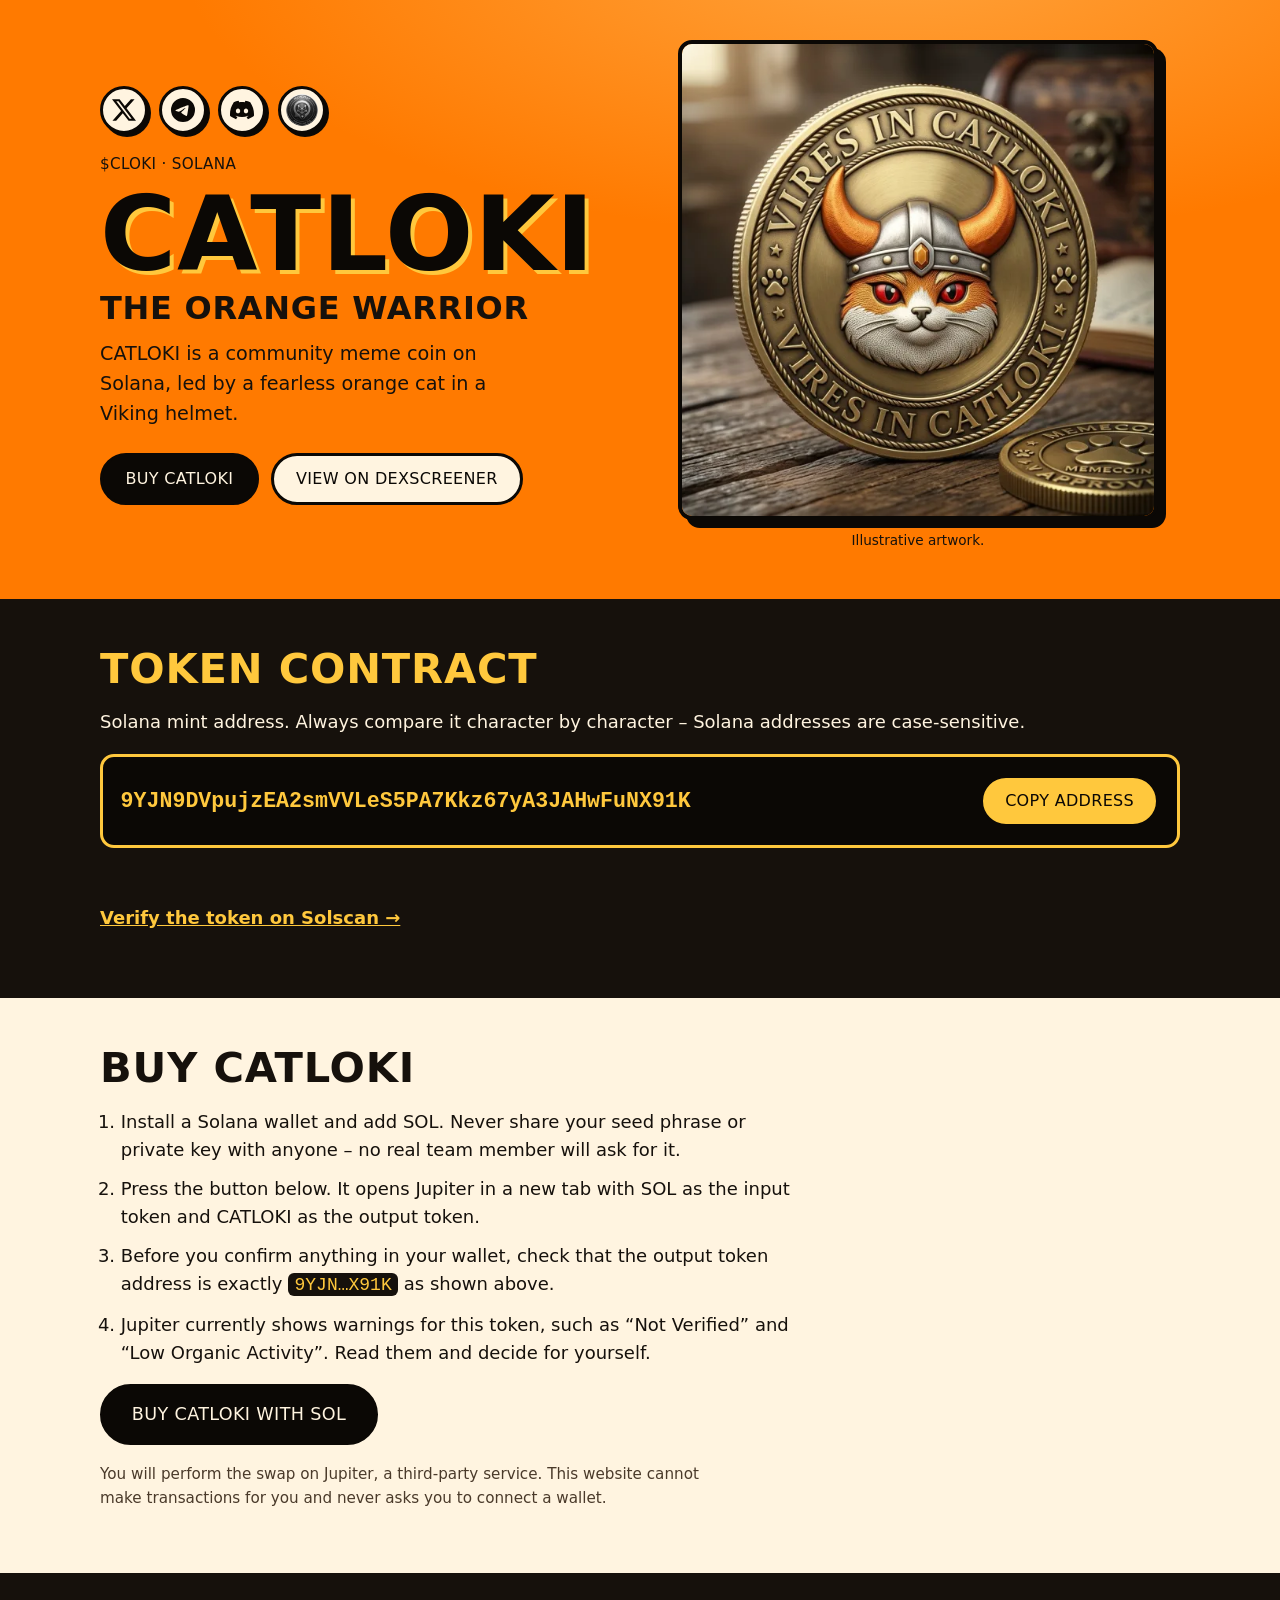
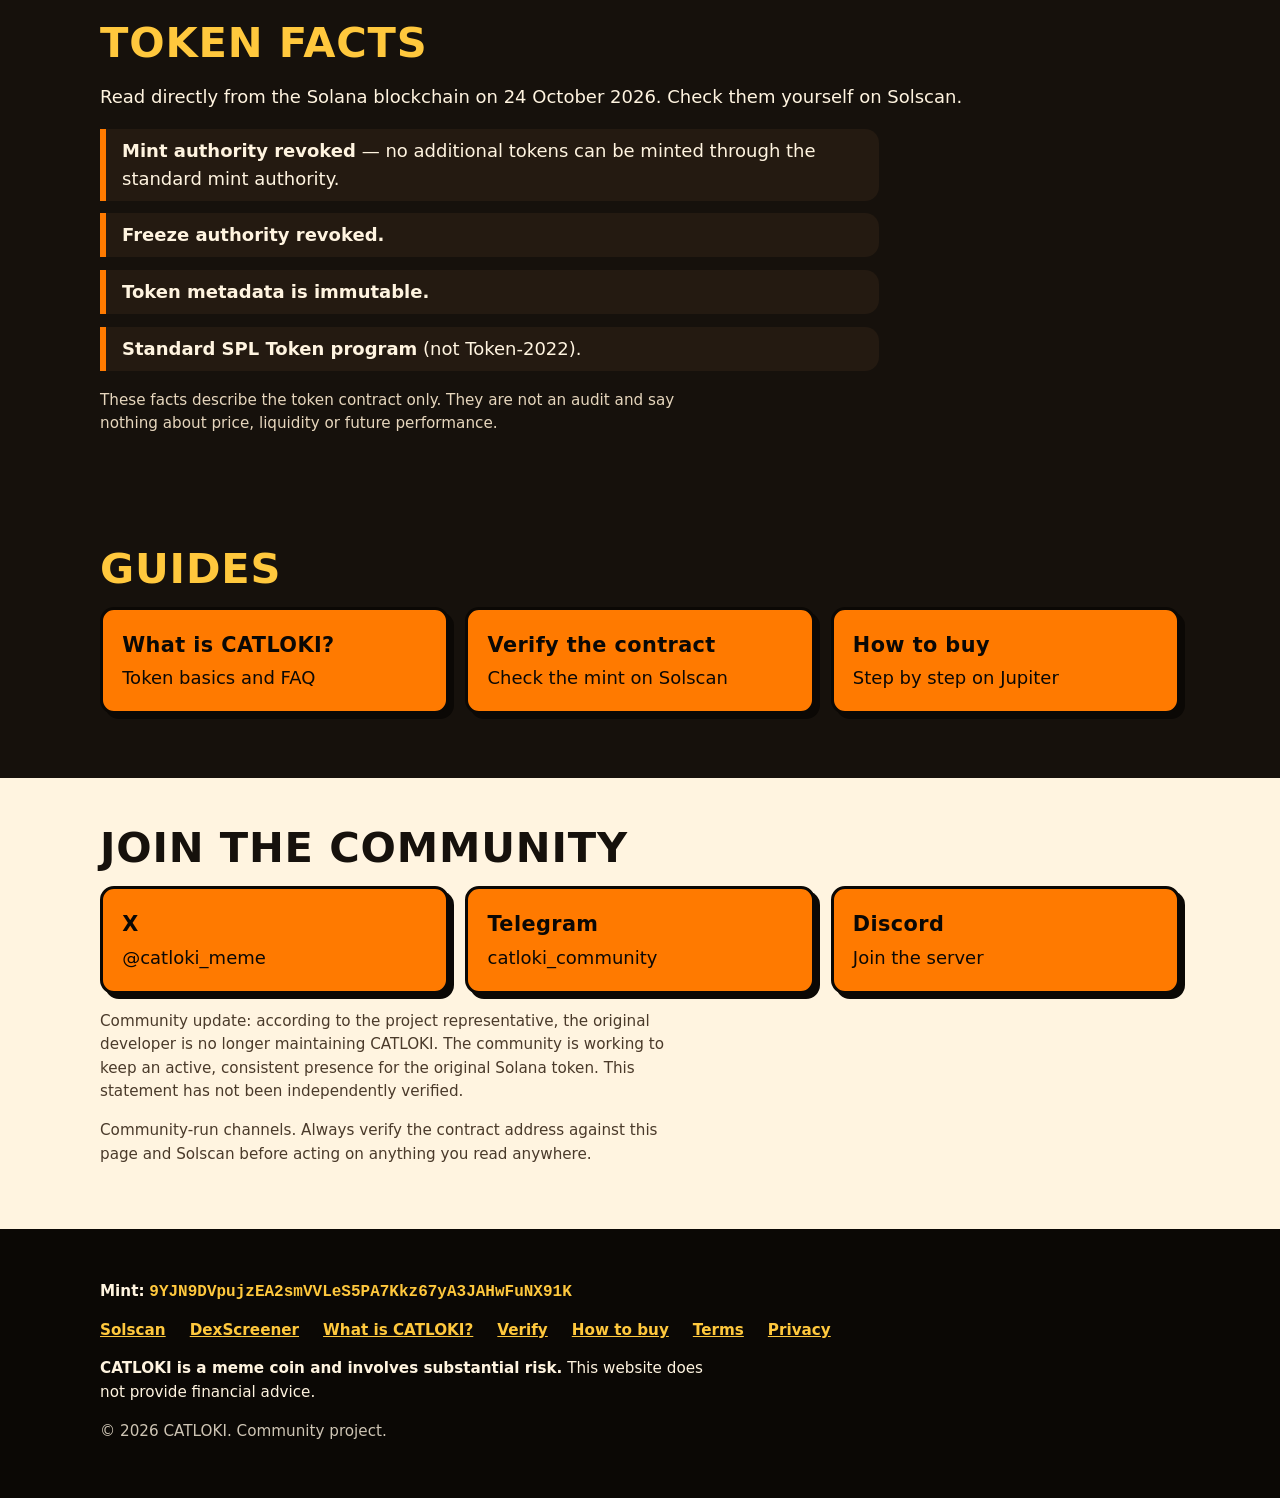
<file: index.html>
<!doctype html>
<html lang="en">
<head>
  <meta charset="utf-8">
  <meta name="viewport" content="width=device-width, initial-scale=1">
  <title>CATLOKI (CLOKI) – The Orange Warrior on Solana</title>
  <meta name="description" content="CATLOKI is a community meme coin on Solana. Check the mint address, verify the token on Solscan and join the community. Meme coin, not financial advice.">
  <meta name="theme-color" content="#ff7a00">
  <link rel="canonical" href="https://catloki.com/">
  <link rel="icon" type="image/png" href="assets/favicon-128.png">
  <meta property="og:type" content="website">
  <meta property="og:title" content="CATLOKI (CLOKI) – The Orange Warrior on Solana">
  <meta property="og:description" content="A community meme coin on Solana. Verify the contract address before you do anything.">
  <meta property="og:url" content="https://catloki.com/">
  <meta property="og:image" content="https://catloki.com/assets/catloki-share-1200x630.jpg">
  <meta property="og:image:width" content="1200">
  <meta property="og:image:height" content="630">
  <meta property="og:site_name" content="CATLOKI">
  <meta property="og:locale" content="en_US">
  <meta property="og:image:alt" content="CATLOKI, the orange warrior: community meme coin on Solana, with the Viking cat coin">
  <meta name="twitter:card" content="summary_large_image">
  <meta name="twitter:site" content="@catloki_meme">
  <meta name="twitter:title" content="CATLOKI (CLOKI) – The Orange Warrior on Solana">
  <meta name="twitter:description" content="A community meme coin on Solana. Verify the contract address before you do anything.">
  <meta name="twitter:image" content="https://catloki.com/assets/catloki-share-1200x630.jpg">
  <meta name="twitter:image:alt" content="CATLOKI, the orange warrior: community meme coin on Solana, with the Viking cat coin">
  <meta name="robots" content="index, follow, max-image-preview:large">
  <script type="application/ld+json">
  {
    "@context": "https://schema.org",
    "@graph": [
      {
        "@type": "WebSite",
        "@id": "https://catloki.com/#website",
        "url": "https://catloki.com/",
        "name": "CATLOKI (CLOKI)",
        "description": "Community meme coin on Solana. Meme coin, not financial advice.",
        "inLanguage": "en"
      },
      {
        "@type": "Organization",
        "@id": "https://catloki.com/#community",
        "name": "CATLOKI Community",
        "url": "https://catloki.com/",
        "logo": "https://catloki.com/assets/favicon-128.png",
        "sameAs": [
          "https://x.com/catloki_meme",
          "https://t.me/catloki_community",
          "https://discord.gg/zsGhhvhjka",
          "https://www.tiktok.com/@catloki_community"
        ]
      }
    ]
  }
  </script>
  <link rel="stylesheet" href="css/style.css">
</head>
<body>
  <a class="skip" href="#contract">Skip to contract address</a>

  <header class="hero">
    <div class="wrap hero-grid">
      <div class="hero-copy">
        <nav class="social-top" aria-label="Community links">
        <a class="social-ico" href="https://x.com/catloki_meme" target="_blank" rel="noopener noreferrer" aria-label="CATLOKI on X" title="CATLOKI on X"><svg viewBox="0 0 24 24" width="24" height="24" aria-hidden="true" focusable="false"><path fill="currentColor" d="M18.901 1.153h3.68l-8.04 9.19L24 22.846h-7.406l-5.8-7.584-6.638 7.584H.474l8.6-9.83L0 1.154h7.594l5.243 6.932ZM17.61 20.644h2.039L6.486 3.24H4.298Z"/></svg></a>
        <a class="social-ico" href="https://t.me/catloki_community" target="_blank" rel="noopener noreferrer" aria-label="CATLOKI on Telegram" title="CATLOKI on Telegram"><svg viewBox="0 0 24 24" width="24" height="24" aria-hidden="true" focusable="false"><path fill="currentColor" d="M11.944 0A12 12 0 0 0 0 12a12 12 0 0 0 12 12 12 12 0 0 0 12-12A12 12 0 0 0 12 0a12 12 0 0 0-.056 0zm4.962 7.224c.1-.002.321.023.465.14a.506.506 0 0 1 .171.325c.016.093.036.306.02.472-.18 1.898-.962 6.502-1.36 8.627-.168.9-.499 1.201-.82 1.23-.696.065-1.225-.46-1.9-.902-1.056-.693-1.653-1.124-2.678-1.8-1.185-.78-.417-1.21.258-1.91.177-.184 3.247-2.977 3.307-3.23.007-.032.014-.15-.056-.212s-.174-.041-.249-.024c-.106.024-1.793 1.14-5.061 3.345-.48.33-.913.49-1.302.48-.428-.008-1.252-.241-1.865-.44-.752-.245-1.349-.374-1.297-.789.027-.216.325-.437.893-.663 3.498-1.524 5.83-2.529 6.998-3.014 3.332-1.386 4.025-1.627 4.476-1.635z"/></svg></a>
        <a class="social-ico" href="https://discord.gg/zsGhhvhjka" target="_blank" rel="noopener noreferrer" aria-label="CATLOKI on Discord" title="CATLOKI on Discord"><svg viewBox="0 0 24 24" width="24" height="24" aria-hidden="true" focusable="false"><path fill="currentColor" d="M20.317 4.3698a19.7913 19.7913 0 00-4.8851-1.5152.0741.0741 0 00-.0785.0371c-.211.3753-.4447.8648-.6083 1.2495-1.8447-.2762-3.68-.2762-5.4868 0-.1636-.3933-.4058-.8742-.6177-1.2495a.077.077 0 00-.0785-.037 19.7363 19.7363 0 00-4.8852 1.515.0699.0699 0 00-.0321.0277C.5334 9.0458-.319 13.5799.0992 18.0578a.0824.0824 0 00.0312.0561c2.0528 1.5076 4.0413 2.4228 5.9929 3.0294a.0777.0777 0 00.0842-.0276c.4616-.6304.8731-1.2952 1.226-1.9942a.076.076 0 00-.0416-.1057c-.6528-.2476-1.2743-.5495-1.8722-.8923a.077.077 0 01-.0076-.1277c.1258-.0943.2517-.1923.3718-.2914a.0743.0743 0 01.0776-.0105c3.9278 1.7933 8.18 1.7933 12.0614 0a.0739.0739 0 01.0785.0095c.1202.099.246.1981.3728.2924a.077.077 0 01-.0066.1276 12.2986 12.2986 0 01-1.873.8914.0766.0766 0 00-.0407.1067c.3604.698.7719 1.3628 1.225 1.9932a.076.076 0 00.0842.0286c1.961-.6067 3.9495-1.5219 6.0023-3.0294a.077.077 0 00.0313-.0552c.5004-5.177-.8382-9.6739-3.5485-13.6604a.061.061 0 00-.0312-.0286zM8.02 15.3312c-1.1825 0-2.1569-1.0857-2.1569-2.419 0-1.3332.9555-2.4189 2.157-2.4189 1.2108 0 2.1757 1.0952 2.1568 2.419 0 1.3332-.9555 2.4189-2.1569 2.4189zm7.9748 0c-1.1825 0-2.1569-1.0857-2.1569-2.419 0-1.3332.9554-2.4189 2.1569-2.4189 1.2108 0 2.1757 1.0952 2.1568 2.419 0 1.3332-.946 2.4189-2.1568 2.4189Z"/></svg></a>
        <a class="social-ico social-ico-img" href="https://mememap.org" target="_blank" rel="noopener noreferrer" aria-label="CATLOKI is listed on MemeMap" title="Listed on MemeMap"><img src="assets/mememap-coin-96.png" width="32" height="32" alt="" loading="lazy"></a>
        </nav>
        <p class="eyebrow">$CLOKI &middot; Solana</p>
        <h1><span class="word">CATLOKI</span><span class="tag">THE ORANGE WARRIOR</span></h1>
        <p class="lead">CATLOKI is a community meme coin on Solana, led by a fearless orange cat in a Viking helmet.</p>
        <p class="cta-row">
          <a class="btn btn-primary" href="#buy">BUY CATLOKI</a>
          <a class="btn btn-secondary" id="dexscreener-cta" href="https://dexscreener.com/solana/DnWUJKTfa6FLyyU9wyEUUSgaQe94zfMzuGxfryHNkA8P" target="_blank" rel="noopener noreferrer">VIEW ON DEXSCREENER</a>
        </p>
      </div>
      <figure class="hero-art">
        <picture>
          <source type="image/webp" srcset="assets/catloki-coin-3d-600.webp 600w, assets/catloki-coin-3d.webp 1024w" sizes="(min-width: 860px) 480px, 100vw">
          <img src="assets/catloki-coin-3d.png" width="1024" height="1024" decoding="async" fetchpriority="high" alt="CATLOKI 3D bronze coin emblem featuring the Viking cat and the inscription VIRES IN CATLOKI">
        </picture>
        <figcaption>Illustrative artwork.</figcaption>
      </figure>
    </div>
  </header>

  <main>
    <section id="contract" class="panel dark" aria-labelledby="contract-h">
      <div class="wrap">
        <h2 id="contract-h">TOKEN CONTRACT</h2>
        <p>Solana mint address. Always compare it character by character &ndash; Solana addresses are case-sensitive.</p>
        <div class="contract-box">
          <code id="mint" class="mint">9YJN9DVpujzEA2smVVLeS5PA7Kkz67yA3JAHwFuNX91K</code>
          <button type="button" class="btn btn-gold" id="copy-btn" data-copy="9YJN9DVpujzEA2smVVLeS5PA7Kkz67yA3JAHwFuNX91K">COPY ADDRESS</button>
        </div>
        <p id="copy-status" class="status" role="status" aria-live="polite"></p>
        <p><a class="link" href="https://solscan.io/token/9YJN9DVpujzEA2smVVLeS5PA7Kkz67yA3JAHwFuNX91K" target="_blank" rel="noopener noreferrer">Verify the token on Solscan &rarr;</a></p>
      </div>
    </section>

    <section id="buy" class="panel light" aria-labelledby="buy-h">
      <div class="wrap">
        <h2 id="buy-h">BUY CATLOKI</h2>
        <ol class="steps">
          <li>Install a Solana wallet and add SOL. Never share your seed phrase or private key with anyone &ndash; no real team member will ask for it.</li>
          <li>Press the button below. It opens Jupiter in a new tab with SOL as the input token and CATLOKI as the output token.</li>
          <li>Before you confirm anything in your wallet, check that the output token address is exactly <code class="inline">9YJN…X91K</code> as shown above.</li>
          <li>Jupiter currently shows warnings for this token, such as &ldquo;Not Verified&rdquo; and &ldquo;Low Organic Activity&rdquo;. Read them and decide for yourself.</li>
        </ol>
        <p><a class="btn btn-primary btn-wide" id="jupiter-btn" href="https://jup.ag/swap?sell=So11111111111111111111111111111111111111112&amp;buy=9YJN9DVpujzEA2smVVLeS5PA7Kkz67yA3JAHwFuNX91K" target="_blank" rel="noopener noreferrer">BUY CATLOKI WITH SOL</a></p>
        <p class="note">You will perform the swap on Jupiter, a third-party service. This website cannot make transactions for you and never asks you to connect a wallet.</p>
      </div>
    </section>

    <section id="facts" class="panel dark" aria-labelledby="facts-h">
      <div class="wrap">
        <h2 id="facts-h">TOKEN FACTS</h2>
        <p>Read directly from the Solana blockchain on 24 October 2026. Check them yourself on Solscan.</p>
        <ul class="facts">
          <li><strong>Mint authority revoked</strong> &mdash; no additional tokens can be minted through the standard mint authority.</li>
          <li><strong>Freeze authority revoked.</strong></li>
          <li><strong>Token metadata is immutable.</strong></li>
          <li><strong>Standard SPL Token program</strong> (not Token-2022).</li>
        </ul>
        <p class="note-dark">These facts describe the token contract only. They are not an audit and say nothing about price, liquidity or future performance.</p>
      </div>
    </section>

    <section id="guides" class="panel dark" aria-labelledby="guides-h">
      <div class="wrap">
        <h2 id="guides-h">GUIDES</h2>
        <ul class="cards">
          <li><a class="card" href="what-is-catloki.html"><strong>What is CATLOKI?</strong><span>Token basics and FAQ</span></a></li>
          <li><a class="card" href="how-to-verify.html"><strong>Verify the contract</strong><span>Check the mint on Solscan</span></a></li>
          <li><a class="card" href="how-to-buy.html"><strong>How to buy</strong><span>Step by step on Jupiter</span></a></li>
        </ul>
      </div>
    </section>

    <section id="community" class="panel light" aria-labelledby="community-h">
      <div class="wrap">
        <h2 id="community-h">JOIN THE COMMUNITY</h2>
        <ul class="cards">
          <li><a class="card" href="https://x.com/catloki_meme" target="_blank" rel="noopener noreferrer"><strong>X</strong><span>@catloki_meme</span></a></li>
          <li><a class="card" href="https://t.me/catloki_community" target="_blank" rel="noopener noreferrer"><strong>Telegram</strong><span>catloki_community</span></a></li>
          <li><a class="card" href="https://discord.gg/zsGhhvhjka" target="_blank" rel="noopener noreferrer"><strong>Discord</strong><span>Join the server</span></a></li>
        </ul>
        <p class="note">Community update: according to the project representative, the original developer is no longer maintaining CATLOKI. The community is working to keep an active, consistent presence for the original Solana token. This statement has not been independently verified.</p>
        <p class="note">Community-run channels. Always verify the contract address against this page and Solscan before acting on anything you read anywhere.</p>
      </div>
    </section>
  </main>

  <footer class="footer">
    <div class="wrap">
      <p class="footer-mint"><span>Mint:</span> <code>9YJN9DVpujzEA2smVVLeS5PA7Kkz67yA3JAHwFuNX91K</code></p>
      <p class="footer-links">
        <a href="https://solscan.io/token/9YJN9DVpujzEA2smVVLeS5PA7Kkz67yA3JAHwFuNX91K" target="_blank" rel="noopener noreferrer">Solscan</a>
        <a href="https://dexscreener.com/solana/DnWUJKTfa6FLyyU9wyEUUSgaQe94zfMzuGxfryHNkA8P" target="_blank" rel="noopener noreferrer">DexScreener</a>
        <a href="what-is-catloki.html">What is CATLOKI?</a>
        <a href="how-to-verify.html">Verify</a>
        <a href="how-to-buy.html">How to buy</a>
        <a href="terms.html">Terms</a>
        <a href="privacy.html">Privacy</a>
      </p>
      <p class="risk"><strong>CATLOKI is a meme coin and involves substantial risk.</strong> This website does not provide financial advice.</p>
      <p class="copy">&copy; 2026 CATLOKI. Community project.</p>
    </div>
  </footer>
  <script src="js/main.js" defer></script>
</body>
</html>
</file>
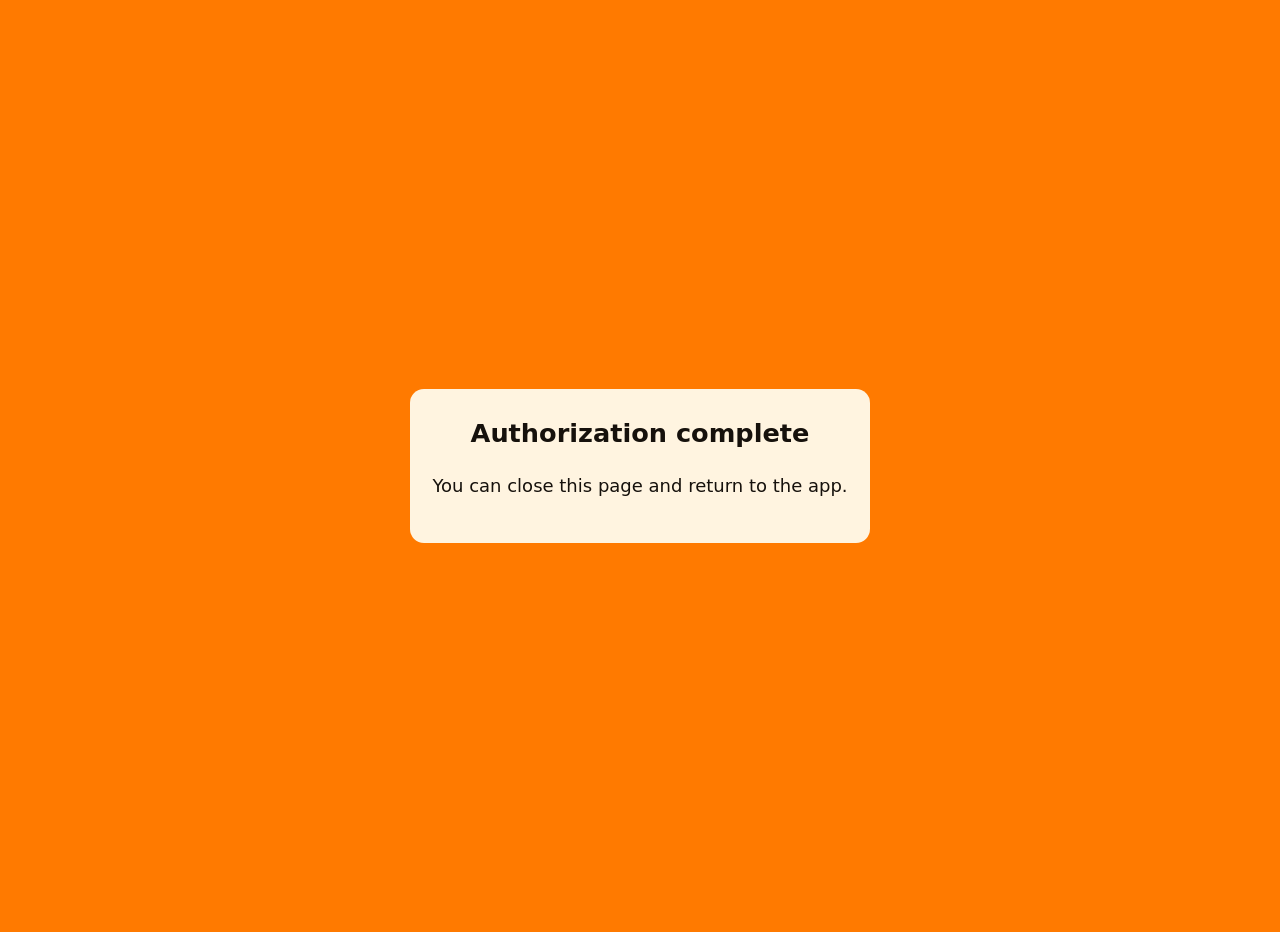
<file: callback.html>
<!doctype html>
<html lang="en">
<head>
  <meta charset="utf-8">
  <meta name="viewport" content="width=device-width, initial-scale=1">
  <meta name="robots" content="noindex">
  <meta name="referrer" content="no-referrer">
  <title>Authorization complete &ndash; CATLOKI</title>
  <link rel="icon" type="image/png" href="assets/favicon-128.png">
  <style>
    body{margin:0;min-height:100vh;display:grid;place-items:center;background:#ff7a00;color:#16110c;font:18px/1.55 system-ui,-apple-system,"Segoe UI",Roboto,Helvetica,Arial,sans-serif;text-align:center;padding:1rem}
    main{background:#fff4e0;border-radius:14px;padding:1.6rem 1.4rem;max-width:32rem}
    h1{margin:0 0 .6rem;font-size:1.6rem}
  </style>
</head>
<body>
  <main>
    <h1>Authorization complete</h1>
    <p>You can close this page and return to the app.</p>
  </main>
</body>
</html>
</file>
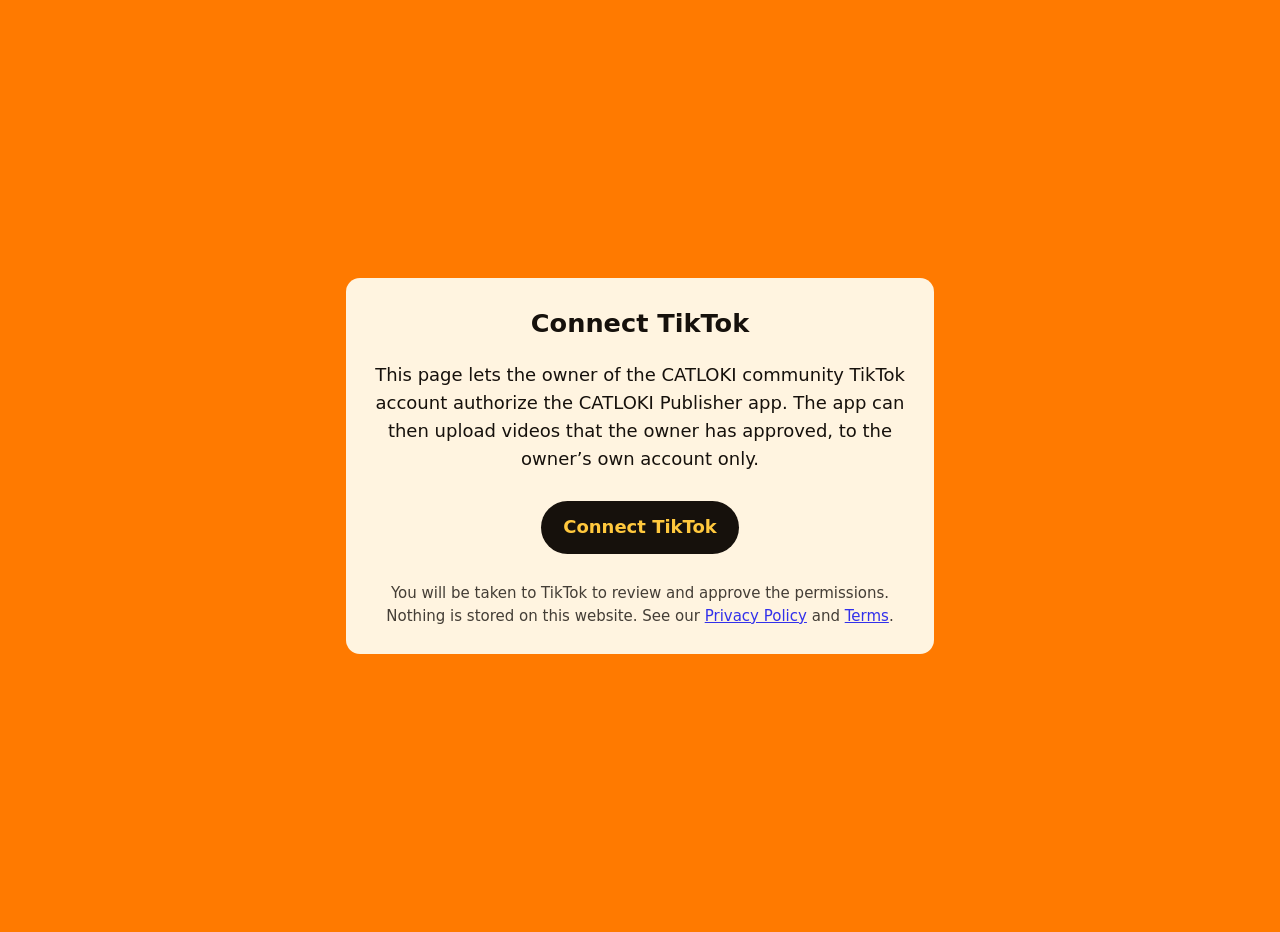
<file: connect.html>
<!doctype html>
<html lang="en">
<head>
  <meta charset="utf-8">
  <meta name="viewport" content="width=device-width, initial-scale=1">
  <meta name="robots" content="noindex">
  <title>Connect TikTok &ndash; CATLOKI</title>
  <link rel="icon" type="image/png" href="assets/favicon-128.png">
  <style>
    body{margin:0;min-height:100vh;display:grid;place-items:center;background:#ff7a00;color:#16110c;font:18px/1.55 system-ui,-apple-system,"Segoe UI",Roboto,Helvetica,Arial,sans-serif;text-align:center;padding:1rem}
    main{background:#fff4e0;border-radius:14px;padding:1.6rem 1.4rem;max-width:34rem}
    h1{margin:0 0 .6rem;font-size:1.6rem}
    .btn{display:inline-block;margin:.6rem 0;padding:.8rem 1.4rem;border-radius:999px;background:#16110c;color:#ffc83d;font-weight:700;text-decoration:none}
    small{display:block;opacity:.8}
  </style>
</head>
<body>
  <main>
    <h1>Connect TikTok</h1>
    <p>This page lets the owner of the CATLOKI community TikTok account authorize the CATLOKI Publisher app. The app can then upload videos that the owner has approved, to the owner&rsquo;s own account only.</p>
    <p><a class="btn" id="connect" href="https://www.tiktok.com/v2/auth/authorize/?client_key=sbawdb4wj1im1lqlz9&amp;scope=user.info.basic,video.publish,video.upload&amp;response_type=code&amp;redirect_uri=https%3A%2F%2Fcatloki.com%2Fcallback.html">Connect TikTok</a></p>
    <small>You will be taken to TikTok to review and approve the permissions. Nothing is stored on this website. See our <a href="privacy.html">Privacy Policy</a> and <a href="terms.html">Terms</a>.</small>
  </main>
  <script>
    (function () {
      var a = document.getElementById('connect');
      var b = new Uint8Array(16);
      (window.crypto || window.msCrypto).getRandomValues(b);
      var s = Array.prototype.map.call(b, function (x) { return ('0' + x.toString(16)).slice(-2); }).join('');
      a.href += '&state=' + s;
    })();
  </script>
</body>
</html>
</file>
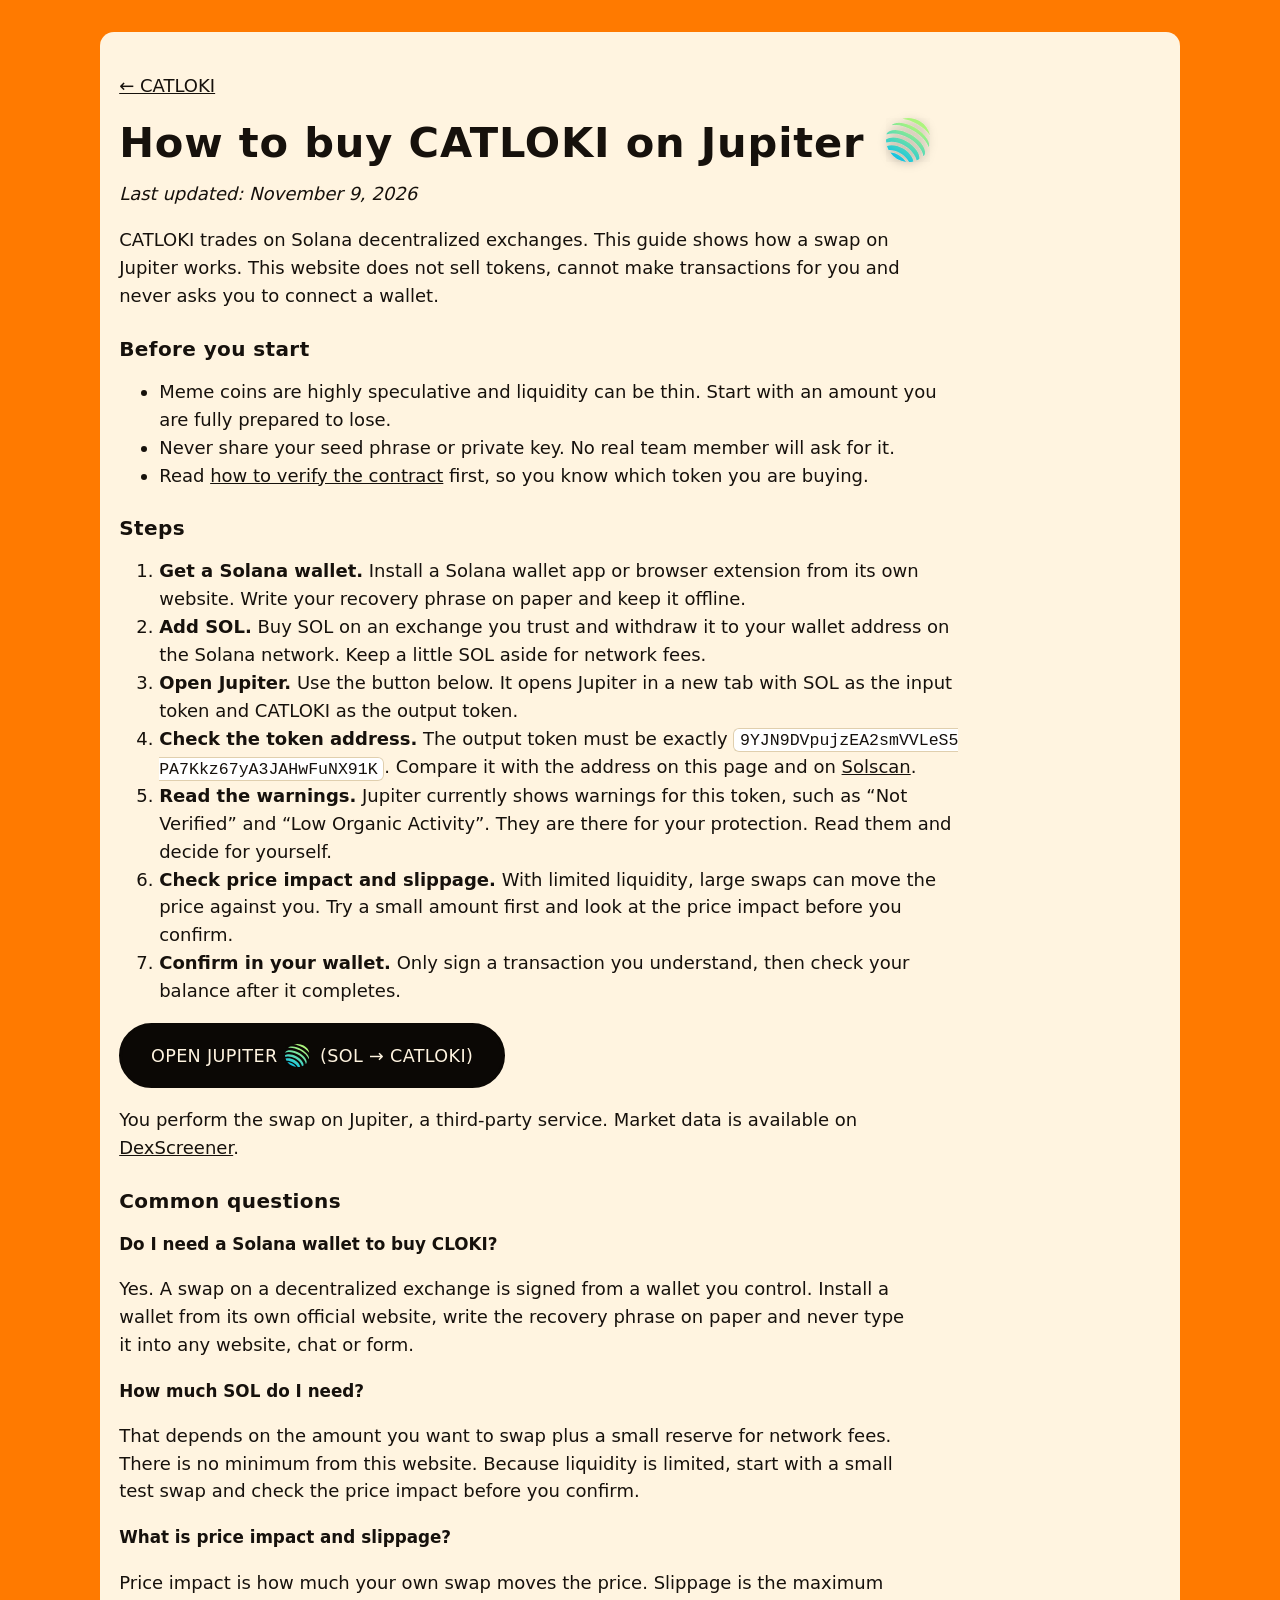
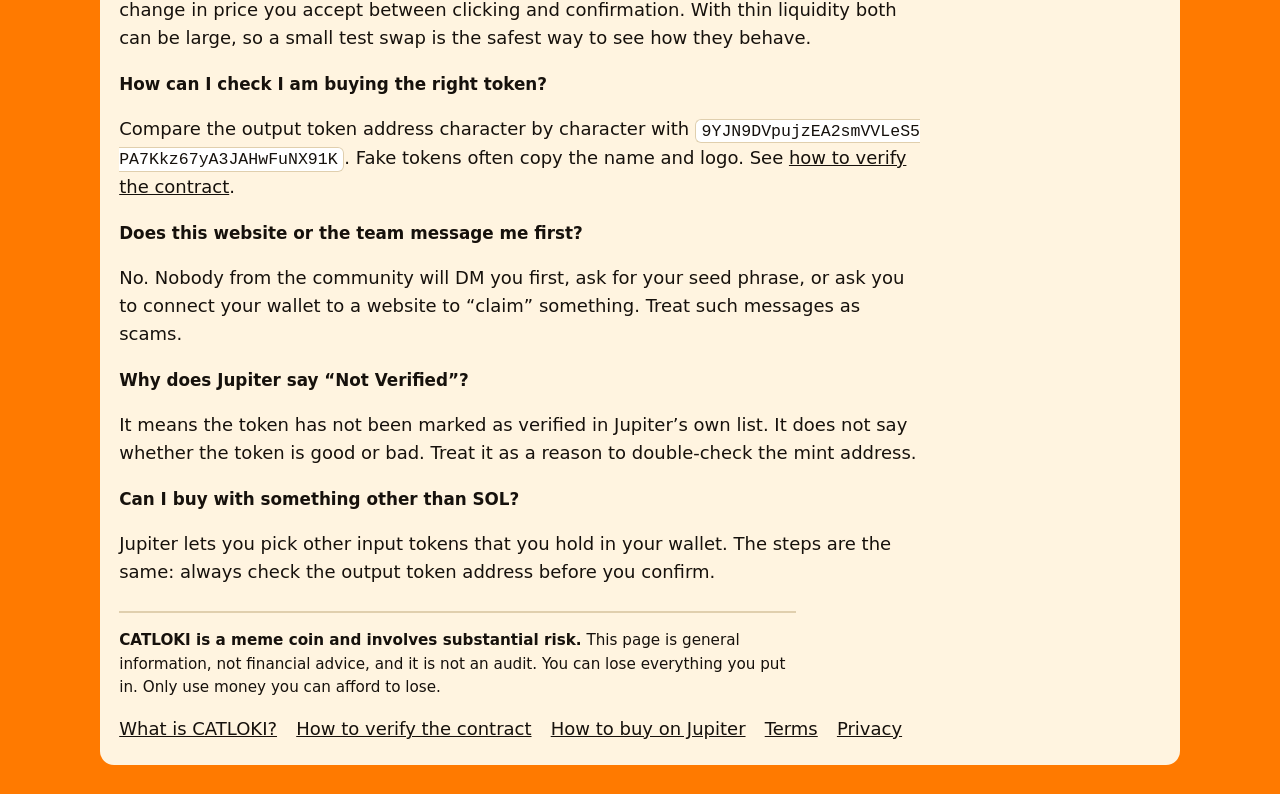
<file: how-to-buy.html>
<!doctype html>
<html lang="en">
<head>
  <meta charset="utf-8">
  <meta name="viewport" content="width=device-width, initial-scale=1">
  <title>How to Buy CATLOKI (CLOKI) on Jupiter – Step-by-Step Guide</title>
  <meta name="description" content="How a CATLOKI swap on Jupiter works: wallet, SOL, token address check, warnings, price impact and slippage. Meme coin, high risk, not financial advice.">
  <meta name="theme-color" content="#ff7a00">
  <link rel="canonical" href="https://catloki.com/how-to-buy.html">
  <meta name="robots" content="index, follow, max-image-preview:large">
  <link rel="icon" type="image/png" href="/assets/favicon-128.png">
  <meta property="og:type" content="article">
  <meta property="og:site_name" content="CATLOKI">
  <meta property="og:title" content="How to Buy CATLOKI (CLOKI) on Jupiter – Step-by-Step Guide">
  <meta property="og:description" content="How a CATLOKI swap on Jupiter works: wallet, SOL, token address check, warnings, price impact and slippage. Meme coin, high risk, not financial advice.">
  <meta property="og:url" content="https://catloki.com/how-to-buy.html">
  <meta property="og:image" content="https://catloki.com/assets/catloki-share-1200x630.jpg">
  <meta property="og:image:width" content="1200">
  <meta property="og:image:height" content="630">
  <meta name="twitter:card" content="summary_large_image">
  <meta name="twitter:site" content="@catloki_meme">
  <meta name="twitter:title" content="How to Buy CATLOKI (CLOKI) on Jupiter – Step-by-Step Guide">
  <meta name="twitter:description" content="How a CATLOKI swap on Jupiter works: wallet, SOL, token address check, warnings, price impact and slippage. Meme coin, high risk, not financial advice.">
  <meta name="twitter:image" content="https://catloki.com/assets/catloki-share-1200x630.jpg">
  <script type="application/ld+json">
{
  "@context": "https://schema.org",
  "@type": "WebPage",
  "@id": "https://catloki.com/how-to-buy.html#webpage",
  "url": "https://catloki.com/how-to-buy.html",
  "name": "How to Buy CATLOKI (CLOKI) on Jupiter \u2013 Step-by-Step Guide",
  "description": "How a CATLOKI swap on Jupiter works: wallet, SOL, token address check, warnings, price impact and slippage. Meme coin, high risk, not financial advice.",
  "inLanguage": "en",
  "isPartOf": {
    "@id": "https://catloki.com/#website"
  },
  "dateModified": "2026-11-09"
}
  </script>
  <link rel="stylesheet" href="/css/style.css">
  <style>
    .legal{background:var(--cream,#fff6e8);color:var(--charcoal,#222);border-radius:14px;padding:1.4rem 1.2rem;margin:2rem 0}
    .legal h1{font-size:clamp(1.8rem,5vw,2.6rem);margin:0 0 .4rem}
    .legal h2{font-size:1.25rem;margin:1.8rem 0 .4rem}
    .legal h3{font-size:1.05rem;margin:1.2rem 0 .3rem}
    .legal p,.legal li{max-width:70ch}
    .legal a{color:inherit;text-decoration:underline}
    .legal code{word-break:break-all;background:#fff;border:1px solid #e0cfae;border-radius:6px;padding:.1rem .35rem;font-size:.92em}
    .legal .btn{text-decoration:none;color:var(--cream,#fff4e0)}
    .legal .guides{display:flex;flex-wrap:wrap;gap:.6rem 1.2rem;padding:0;list-style:none;margin:.4rem 0 0}
    .legal .jup{display:inline-block;vertical-align:-.2em;height:1em;width:auto;margin-left:.15em}
    .legal h1 .jup{height:1.05em;vertical-align:-.12em;filter:drop-shadow(0 2px 4px rgba(0,0,0,.25))}
    .legal .jup-btn{height:1.35em;vertical-align:-.3em;margin:0 .25em 0 .1em}
    .legal .risk{margin-top:1.6rem;padding-top:1rem;border-top:2px solid #e0cfae;font-size:.95rem}
  </style>
</head>
<body>
  <main class="wrap">
    <article class="legal">
      <p><a href="/">&larr; CATLOKI</a></p>
      <h1>How to buy CATLOKI on Jupiter <img class="jup" src="/assets/jupiter.svg" alt="Jupiter logo" width="40" height="40"></h1>
      <p><em>Last updated: November 9, 2026</em></p>
      <p>CATLOKI trades on Solana decentralized exchanges. This guide shows how a swap on Jupiter works. This website does not sell tokens, cannot make transactions for you and never asks you to connect a wallet.</p>

      <h2>Before you start</h2>
      <ul>
        <li>Meme coins are highly speculative and liquidity can be thin. Start with an amount you are fully prepared to lose.</li>
        <li>Never share your seed phrase or private key. No real team member will ask for it.</li>
        <li>Read <a href="/how-to-verify.html">how to verify the contract</a> first, so you know which token you are buying.</li>
      </ul>

      <h2>Steps</h2>
      <ol>
        <li><strong>Get a Solana wallet.</strong> Install a Solana wallet app or browser extension from its own website. Write your recovery phrase on paper and keep it offline.</li>
        <li><strong>Add SOL.</strong> Buy SOL on an exchange you trust and withdraw it to your wallet address on the Solana network. Keep a little SOL aside for network fees.</li>
        <li><strong>Open Jupiter.</strong> Use the button below. It opens Jupiter in a new tab with SOL as the input token and CATLOKI as the output token.</li>
        <li><strong>Check the token address.</strong> The output token must be exactly <code>9YJN9DVpujzEA2smVVLeS5PA7Kkz67yA3JAHwFuNX91K</code>. Compare it with the address on this page and on <a href="https://solscan.io/token/9YJN9DVpujzEA2smVVLeS5PA7Kkz67yA3JAHwFuNX91K" target="_blank" rel="noopener noreferrer">Solscan</a>.</li>
        <li><strong>Read the warnings.</strong> Jupiter currently shows warnings for this token, such as &ldquo;Not Verified&rdquo; and &ldquo;Low Organic Activity&rdquo;. They are there for your protection. Read them and decide for yourself.</li>
        <li><strong>Check price impact and slippage.</strong> With limited liquidity, large swaps can move the price against you. Try a small amount first and look at the price impact before you confirm.</li>
        <li><strong>Confirm in your wallet.</strong> Only sign a transaction you understand, then check your balance after it completes.</li>
      </ol>
      <p><a class="btn btn-primary btn-wide" href="https://jup.ag/swap?sell=So11111111111111111111111111111111111111112&amp;buy=9YJN9DVpujzEA2smVVLeS5PA7Kkz67yA3JAHwFuNX91K" target="_blank" rel="noopener noreferrer">OPEN JUPITER <img class="jup jup-btn" src="/assets/jupiter.svg" alt="" width="24" height="24"> (SOL &rarr; CATLOKI)</a></p>
      <p>You perform the swap on Jupiter, a third-party service. Market data is available on <a href="https://dexscreener.com/solana/DnWUJKTfa6FLyyU9wyEUUSgaQe94zfMzuGxfryHNkA8P" target="_blank" rel="noopener noreferrer">DexScreener</a>.</p>

      <h2>Common questions</h2>
      <h3>Do I need a Solana wallet to buy CLOKI?</h3>
      <p>Yes. A swap on a decentralized exchange is signed from a wallet you control. Install a wallet from its own official website, write the recovery phrase on paper and never type it into any website, chat or form.</p>
      <h3>How much SOL do I need?</h3>
      <p>That depends on the amount you want to swap plus a small reserve for network fees. There is no minimum from this website. Because liquidity is limited, start with a small test swap and check the price impact before you confirm.</p>
      <h3>What is price impact and slippage?</h3>
      <p>Price impact is how much your own swap moves the price. Slippage is the maximum change in price you accept between clicking and confirmation. With thin liquidity both can be large, so a small test swap is the safest way to see how they behave.</p>
      <h3>How can I check I am buying the right token?</h3>
      <p>Compare the output token address character by character with <code>9YJN9DVpujzEA2smVVLeS5PA7Kkz67yA3JAHwFuNX91K</code>. Fake tokens often copy the name and logo. See <a href="/how-to-verify.html">how to verify the contract</a>.</p>
      <h3>Does this website or the team message me first?</h3>
      <p>No. Nobody from the community will DM you first, ask for your seed phrase, or ask you to connect your wallet to a website to &ldquo;claim&rdquo; something. Treat such messages as scams.</p>
      <h3>Why does Jupiter say &ldquo;Not Verified&rdquo;?</h3>
      <p>It means the token has not been marked as verified in Jupiter&rsquo;s own list. It does not say whether the token is good or bad. Treat it as a reason to double-check the mint address.</p>
      <h3>Can I buy with something other than SOL?</h3>
      <p>Jupiter lets you pick other input tokens that you hold in your wallet. The steps are the same: always check the output token address before you confirm.</p>
      <p class="risk"><strong>CATLOKI is a meme coin and involves substantial risk.</strong> This page is general information, not financial advice, and it is not an audit. You can lose everything you put in. Only use money you can afford to lose.</p>
      <ul class="guides" aria-label="CATLOKI guides">
        <li><a href="/what-is-catloki.html">What is CATLOKI?</a></li>
        <li><a href="/how-to-verify.html">How to verify the contract</a></li>
        <li><a href="/how-to-buy.html">How to buy on Jupiter</a></li>
        <li><a href="/terms.html">Terms</a></li>
        <li><a href="/privacy.html">Privacy</a></li>
      </ul>
    </article>
  </main>
</body>
</html>
</file>
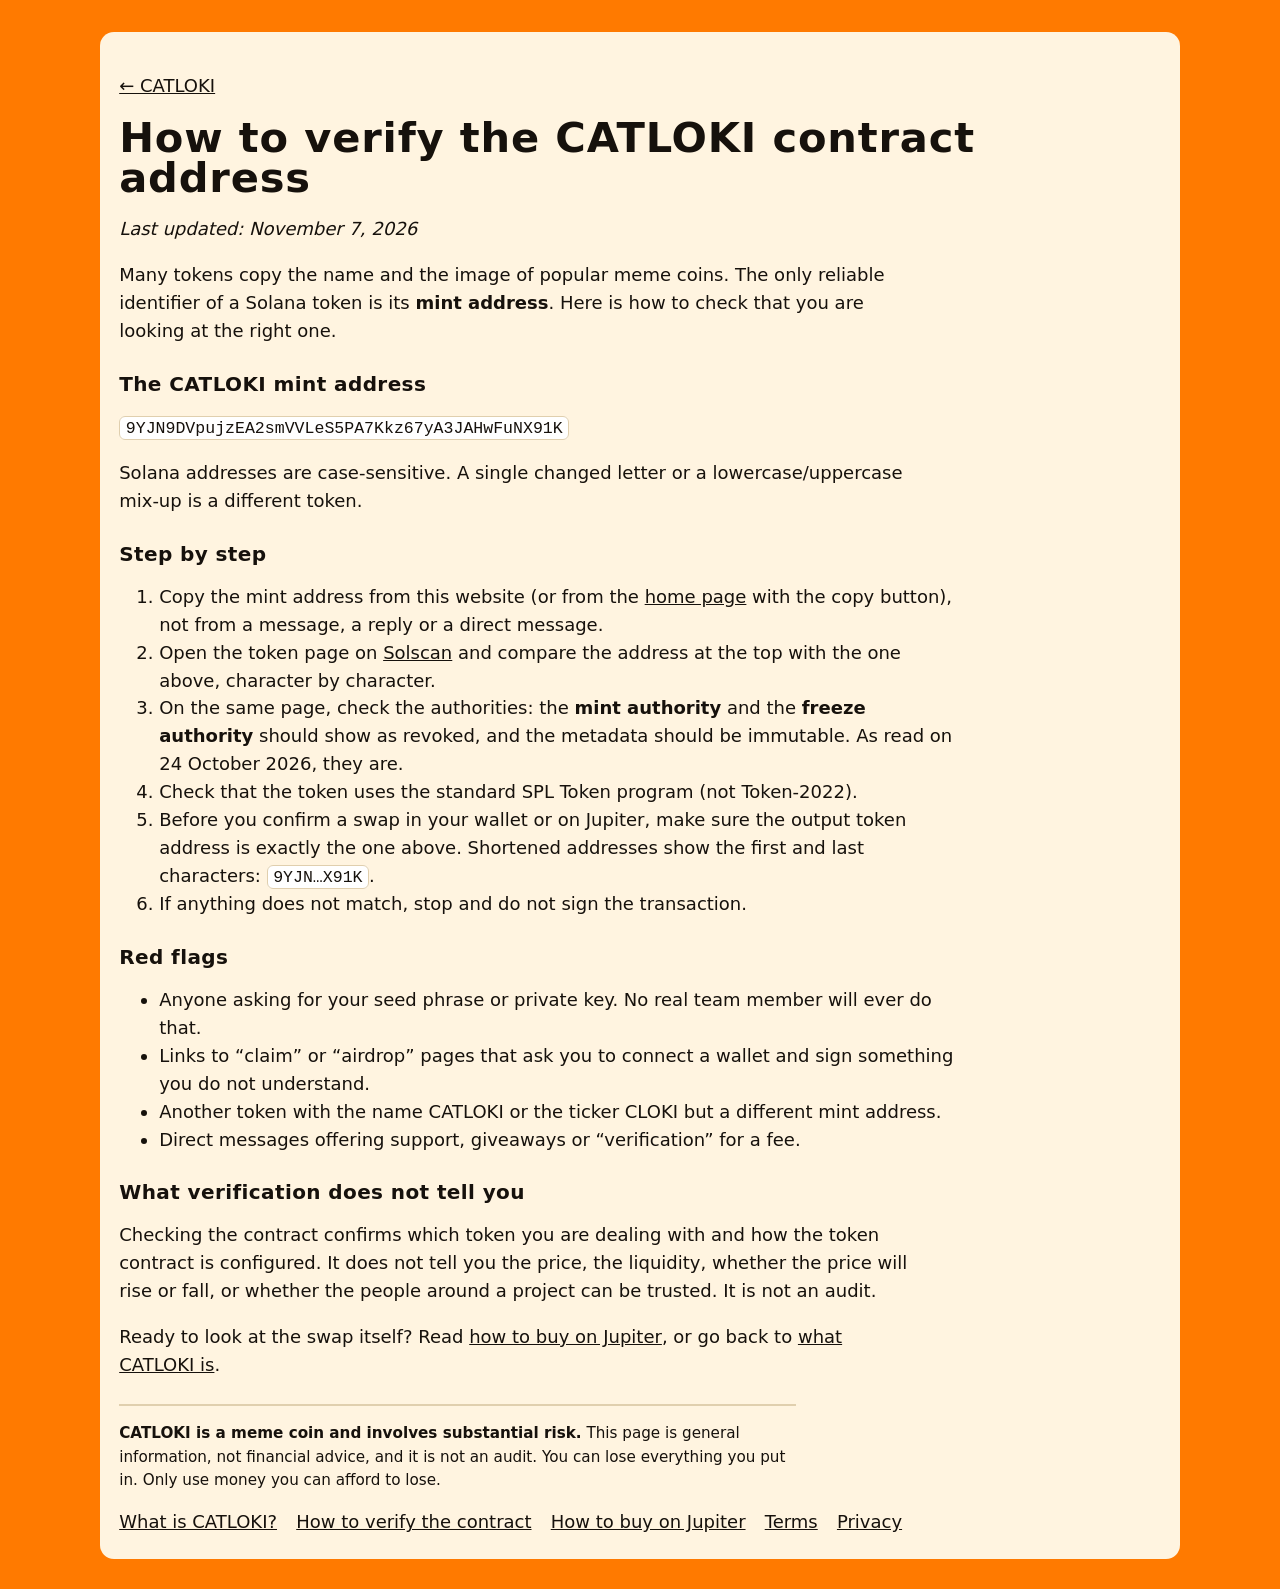
<file: how-to-verify.html>
<!doctype html>
<html lang="en">
<head>
  <meta charset="utf-8">
  <meta name="viewport" content="width=device-width, initial-scale=1">
  <title>How to Verify the CATLOKI (CLOKI) Contract Address on Solscan</title>
  <meta name="description" content="Step-by-step guide to check the CATLOKI mint address, token authorities and token program on Solscan, plus red flags to avoid fake tokens and scams.">
  <meta name="theme-color" content="#ff7a00">
  <link rel="canonical" href="https://catloki.com/how-to-verify.html">
  <meta name="robots" content="index, follow, max-image-preview:large">
  <link rel="icon" type="image/png" href="/assets/favicon-128.png">
  <meta property="og:type" content="article">
  <meta property="og:site_name" content="CATLOKI">
  <meta property="og:title" content="How to Verify the CATLOKI (CLOKI) Contract Address on Solscan">
  <meta property="og:description" content="Step-by-step guide to check the CATLOKI mint address, token authorities and token program on Solscan, plus red flags to avoid fake tokens and scams.">
  <meta property="og:url" content="https://catloki.com/how-to-verify.html">
  <meta property="og:image" content="https://catloki.com/assets/catloki-share-1200x630.jpg">
  <meta property="og:image:width" content="1200">
  <meta property="og:image:height" content="630">
  <meta name="twitter:card" content="summary_large_image">
  <meta name="twitter:site" content="@catloki_meme">
  <meta name="twitter:title" content="How to Verify the CATLOKI (CLOKI) Contract Address on Solscan">
  <meta name="twitter:description" content="Step-by-step guide to check the CATLOKI mint address, token authorities and token program on Solscan, plus red flags to avoid fake tokens and scams.">
  <meta name="twitter:image" content="https://catloki.com/assets/catloki-share-1200x630.jpg">
  <script type="application/ld+json">
{
  "@context": "https://schema.org",
  "@type": "WebPage",
  "@id": "https://catloki.com/how-to-verify.html#webpage",
  "url": "https://catloki.com/how-to-verify.html",
  "name": "How to Verify the CATLOKI (CLOKI) Contract Address on Solscan",
  "description": "Step-by-step guide to check the CATLOKI mint address, token authorities and token program on Solscan, plus red flags to avoid fake tokens and scams.",
  "inLanguage": "en",
  "isPartOf": {
    "@id": "https://catloki.com/#website"
  },
  "dateModified": "2026-11-07"
}
  </script>
  <link rel="stylesheet" href="/css/style.css">
  <style>
    .legal{background:var(--cream,#fff6e8);color:var(--charcoal,#222);border-radius:14px;padding:1.4rem 1.2rem;margin:2rem 0}
    .legal h1{font-size:clamp(1.8rem,5vw,2.6rem);margin:0 0 .4rem}
    .legal h2{font-size:1.25rem;margin:1.8rem 0 .4rem}
    .legal p,.legal li{max-width:70ch}
    .legal a{color:inherit;text-decoration:underline}
    .legal code{word-break:break-all;background:#fff;border:1px solid #e0cfae;border-radius:6px;padding:.1rem .35rem;font-size:.92em}
    .legal .btn{text-decoration:none;color:var(--cream,#fff4e0)}
    .legal .guides{display:flex;flex-wrap:wrap;gap:.6rem 1.2rem;padding:0;list-style:none;margin:.4rem 0 0}
    .legal .risk{margin-top:1.6rem;padding-top:1rem;border-top:2px solid #e0cfae;font-size:.95rem}
  </style>
</head>
<body>
  <main class="wrap">
    <article class="legal">
      <p><a href="/">&larr; CATLOKI</a></p>
      <h1>How to verify the CATLOKI contract address</h1>
      <p><em>Last updated: November 7, 2026</em></p>
      <p>Many tokens copy the name and the image of popular meme coins. The only reliable identifier of a Solana token is its <strong>mint address</strong>. Here is how to check that you are looking at the right one.</p>

      <h2>The CATLOKI mint address</h2>
      <p><code>9YJN9DVpujzEA2smVVLeS5PA7Kkz67yA3JAHwFuNX91K</code></p>
      <p>Solana addresses are case-sensitive. A single changed letter or a lowercase/uppercase mix-up is a different token.</p>

      <h2>Step by step</h2>
      <ol>
        <li>Copy the mint address from this website (or from the <a href="/">home page</a> with the copy button), not from a message, a reply or a direct message.</li>
        <li>Open the token page on <a href="https://solscan.io/token/9YJN9DVpujzEA2smVVLeS5PA7Kkz67yA3JAHwFuNX91K" target="_blank" rel="noopener noreferrer">Solscan</a> and compare the address at the top with the one above, character by character.</li>
        <li>On the same page, check the authorities: the <strong>mint authority</strong> and the <strong>freeze authority</strong> should show as revoked, and the metadata should be immutable. As read on 24 October 2026, they are.</li>
        <li>Check that the token uses the standard SPL Token program (not Token-2022).</li>
        <li>Before you confirm a swap in your wallet or on Jupiter, make sure the output token address is exactly the one above. Shortened addresses show the first and last characters: <code>9YJN&hellip;X91K</code>.</li>
        <li>If anything does not match, stop and do not sign the transaction.</li>
      </ol>

      <h2>Red flags</h2>
      <ul>
        <li>Anyone asking for your seed phrase or private key. No real team member will ever do that.</li>
        <li>Links to &ldquo;claim&rdquo; or &ldquo;airdrop&rdquo; pages that ask you to connect a wallet and sign something you do not understand.</li>
        <li>Another token with the name CATLOKI or the ticker CLOKI but a different mint address.</li>
        <li>Direct messages offering support, giveaways or &ldquo;verification&rdquo; for a fee.</li>
      </ul>

      <h2>What verification does not tell you</h2>
      <p>Checking the contract confirms which token you are dealing with and how the token contract is configured. It does not tell you the price, the liquidity, whether the price will rise or fall, or whether the people around a project can be trusted. It is not an audit.</p>

      <p>Ready to look at the swap itself? Read <a href="/how-to-buy.html">how to buy on Jupiter</a>, or go back to <a href="/what-is-catloki.html">what CATLOKI is</a>.</p>
      <p class="risk"><strong>CATLOKI is a meme coin and involves substantial risk.</strong> This page is general information, not financial advice, and it is not an audit. You can lose everything you put in. Only use money you can afford to lose.</p>
      <ul class="guides" aria-label="CATLOKI guides">
        <li><a href="/what-is-catloki.html">What is CATLOKI?</a></li>
        <li><a href="/how-to-verify.html">How to verify the contract</a></li>
        <li><a href="/how-to-buy.html">How to buy on Jupiter</a></li>
        <li><a href="/terms.html">Terms</a></li>
        <li><a href="/privacy.html">Privacy</a></li>
      </ul>
    </article>
  </main>
</body>
</html>
</file>
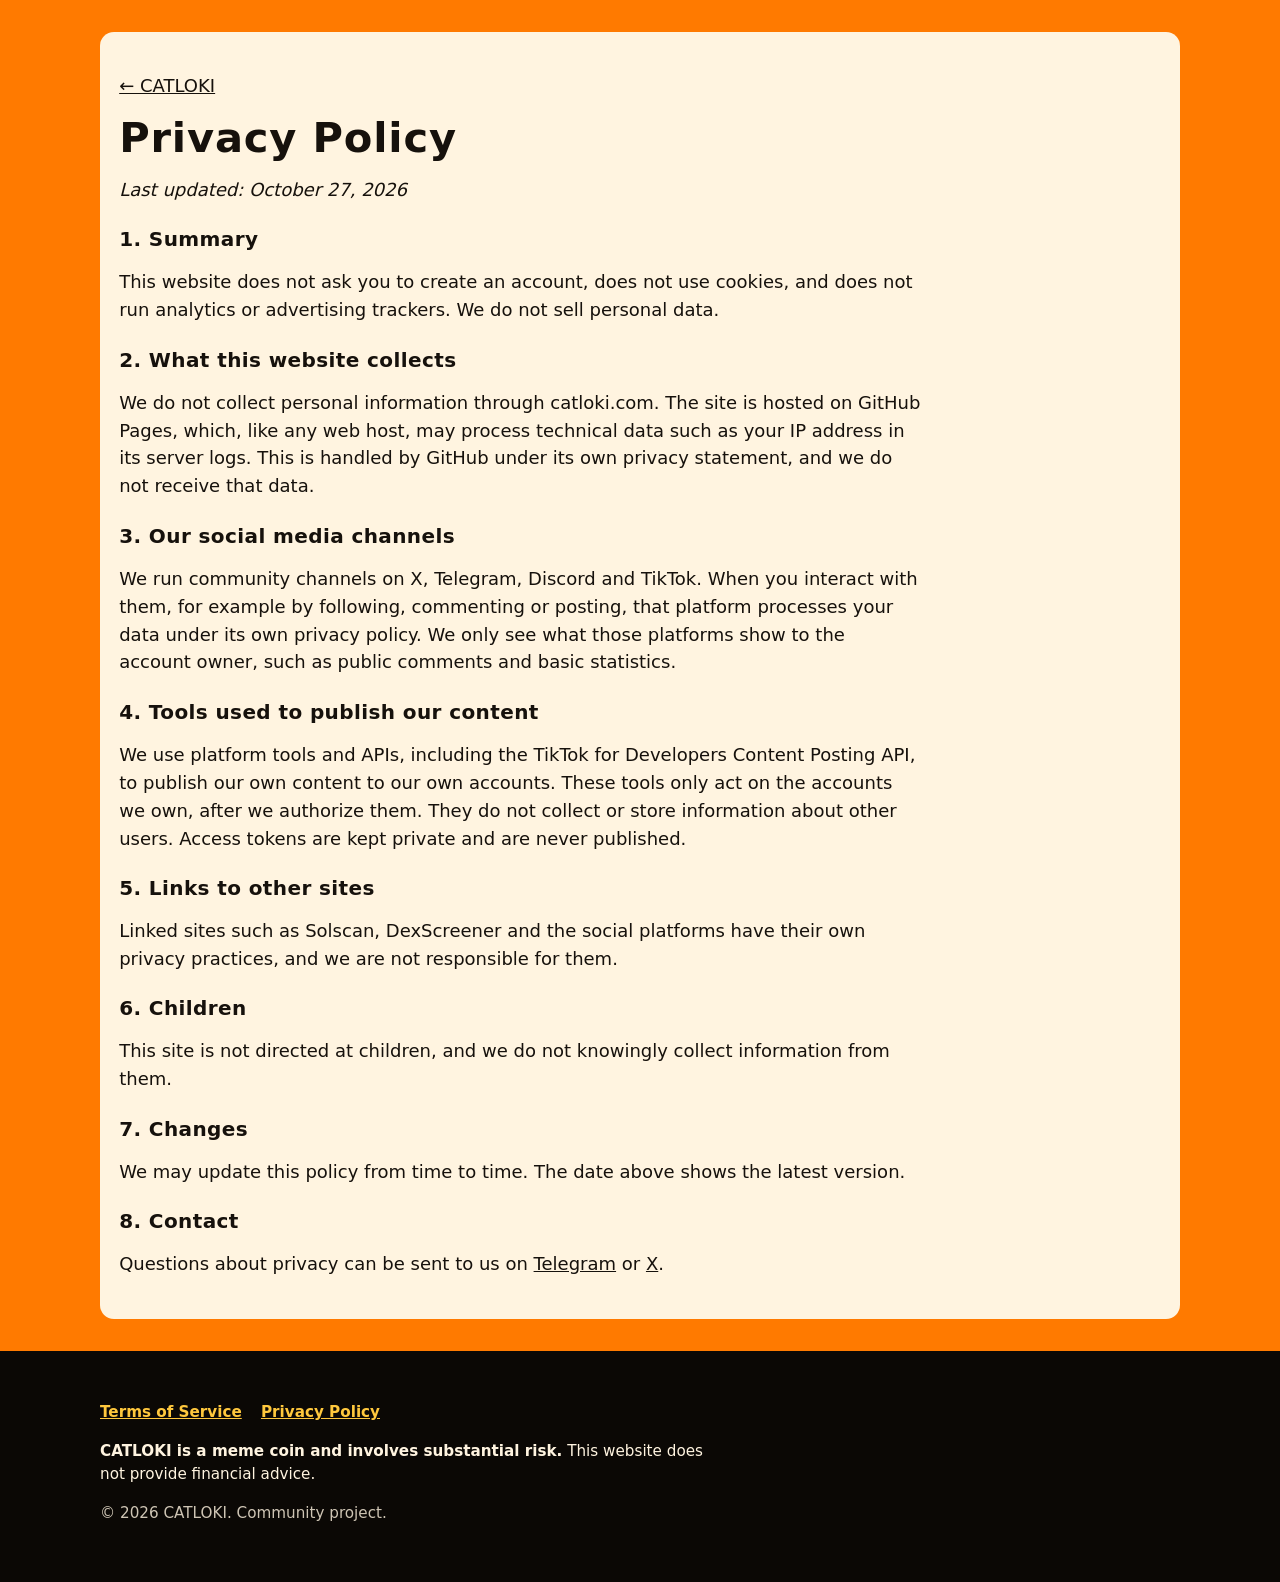
<file: privacy.html>
<!doctype html>
<html lang="en">
<head>
  <meta charset="utf-8">
  <meta name="viewport" content="width=device-width, initial-scale=1">
  <title>Privacy Policy &ndash; CATLOKI</title>
  <meta name="description" content="Privacy Policy for the CATLOKI community website and social media channels.">
  <meta name="theme-color" content="#ff7a00">
  <link rel="canonical" href="https://catloki.com/privacy.html">
  <link rel="icon" type="image/png" href="assets/favicon-128.png">
  <link rel="stylesheet" href="css/style.css">
  <style>
    .legal{background:var(--cream,#fff6e8);color:var(--charcoal,#222);border-radius:14px;padding:1.4rem 1.2rem;margin:2rem 0}
    .legal h1{font-size:clamp(1.8rem,5vw,2.6rem);margin:0 0 .4rem}
    .legal h2{font-size:1.25rem;margin:1.6rem 0 .4rem}
    .legal p,.legal li{max-width:70ch}
    .legal a{color:inherit;text-decoration:underline}
  </style>
</head>
<body>
  <main class="wrap">
    <article class="legal">
      <p><a href="/">&larr; CATLOKI</a></p>
      <h1>Privacy Policy</h1>
      <p><em>Last updated: October 27, 2026</em></p>

      <h2>1. Summary</h2>
      <p>This website does not ask you to create an account, does not use cookies, and does not run analytics or advertising trackers. We do not sell personal data.</p>

      <h2>2. What this website collects</h2>
      <p>We do not collect personal information through catloki.com. The site is hosted on GitHub Pages, which, like any web host, may process technical data such as your IP address in its server logs. This is handled by GitHub under its own privacy statement, and we do not receive that data.</p>

      <h2>3. Our social media channels</h2>
      <p>We run community channels on X, Telegram, Discord and TikTok. When you interact with them, for example by following, commenting or posting, that platform processes your data under its own privacy policy. We only see what those platforms show to the account owner, such as public comments and basic statistics.</p>

      <h2>4. Tools used to publish our content</h2>
      <p>We use platform tools and APIs, including the TikTok for Developers Content Posting API, to publish our own content to our own accounts. These tools only act on the accounts we own, after we authorize them. They do not collect or store information about other users. Access tokens are kept private and are never published.</p>

      <h2>5. Links to other sites</h2>
      <p>Linked sites such as Solscan, DexScreener and the social platforms have their own privacy practices, and we are not responsible for them.</p>

      <h2>6. Children</h2>
      <p>This site is not directed at children, and we do not knowingly collect information from them.</p>

      <h2>7. Changes</h2>
      <p>We may update this policy from time to time. The date above shows the latest version.</p>

      <h2>8. Contact</h2>
      <p>Questions about privacy can be sent to us on <a href="https://t.me/catloki_community">Telegram</a> or <a href="https://x.com/catloki_meme">X</a>.</p>
    </article>
  </main>
  <footer class="footer">
    <div class="wrap">
      <p class="footer-links"><a href="/terms.html">Terms of Service</a><a href="/privacy.html">Privacy Policy</a></p>
      <p class="risk"><strong>CATLOKI is a meme coin and involves substantial risk.</strong> This website does not provide financial advice.</p>
      <p class="copy">&copy; 2026 CATLOKI. Community project.</p>
    </div>
  </footer>
</body>
</html>
</file>
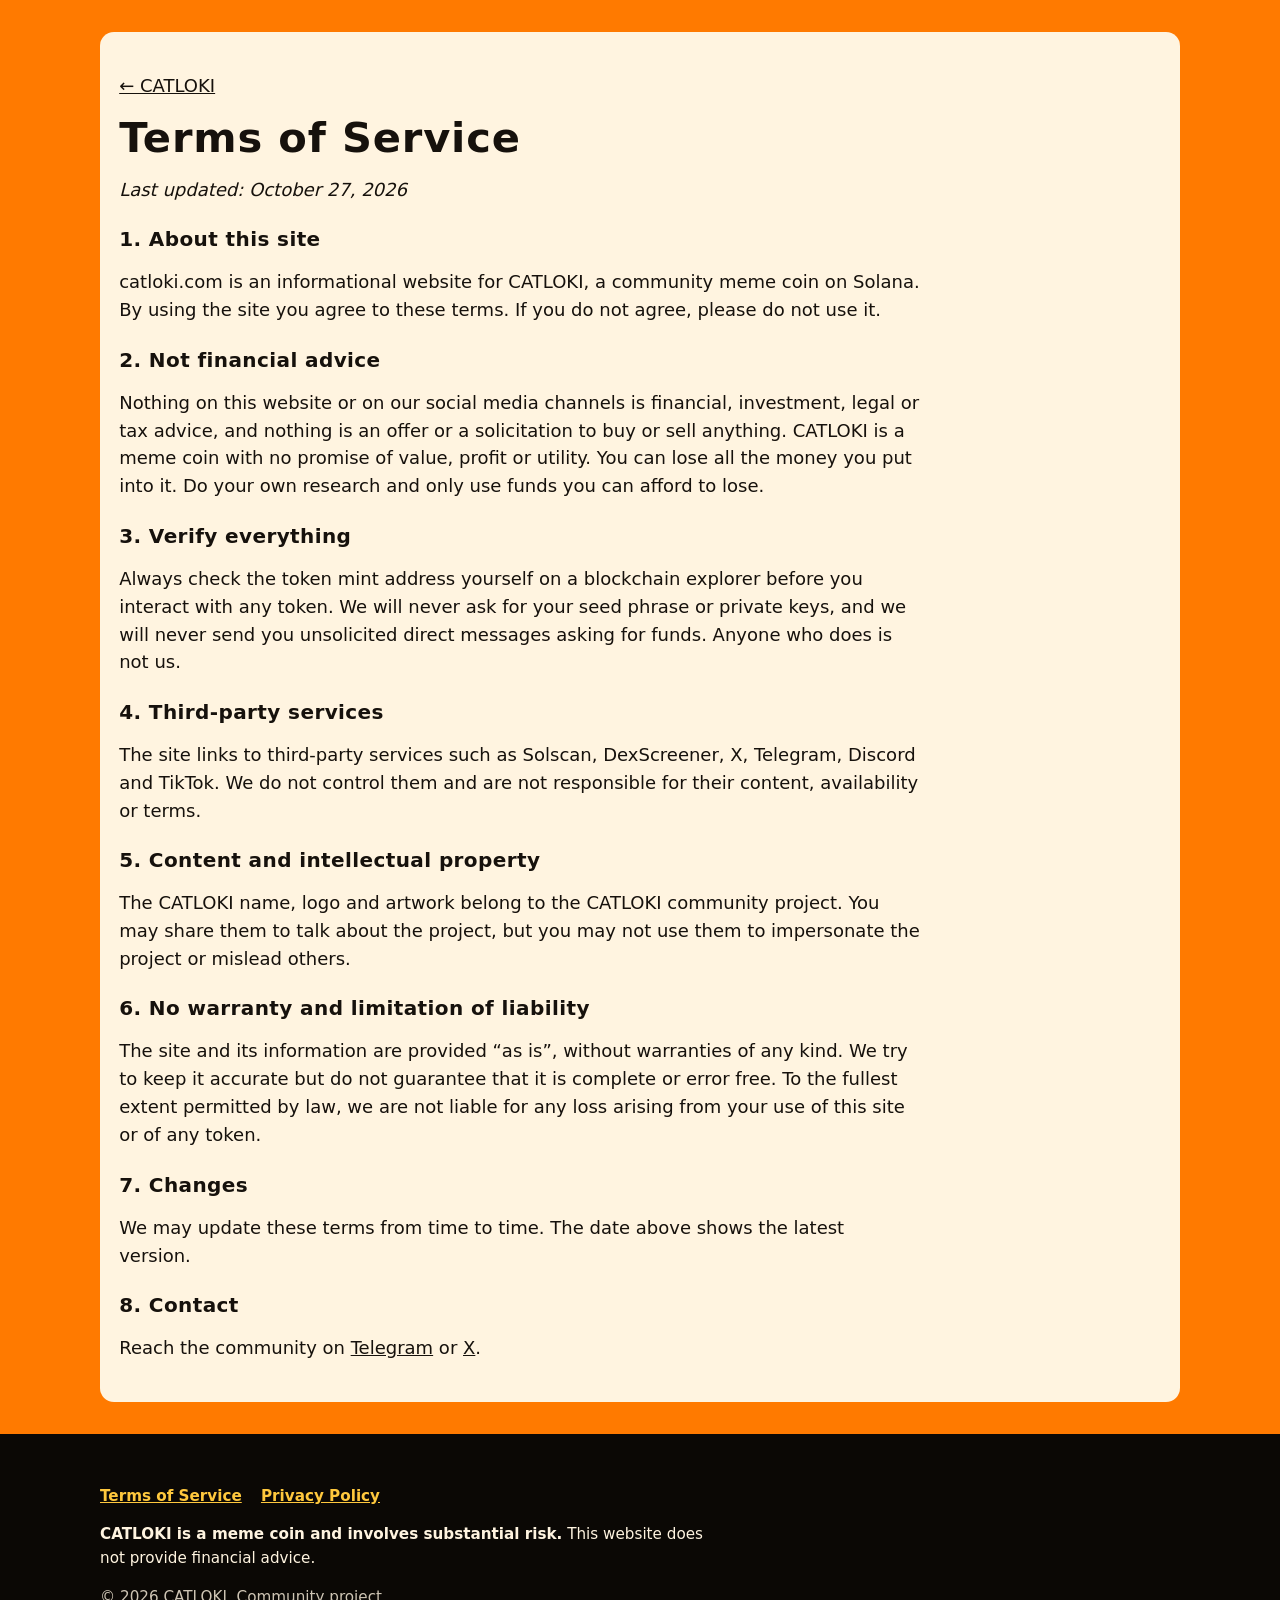
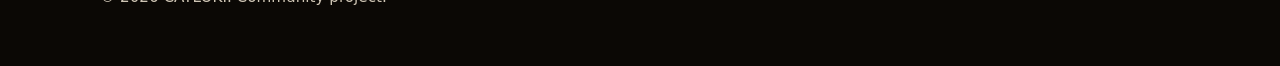
<file: terms.html>
<!doctype html>
<html lang="en">
<head>
  <meta charset="utf-8">
  <meta name="viewport" content="width=device-width, initial-scale=1">
  <title>Terms of Service &ndash; CATLOKI</title>
  <meta name="description" content="Terms of Service for the CATLOKI community website and social media channels.">
  <meta name="theme-color" content="#ff7a00">
  <link rel="canonical" href="https://catloki.com/terms.html">
  <link rel="icon" type="image/png" href="assets/favicon-128.png">
  <link rel="stylesheet" href="css/style.css">
  <style>
    .legal{background:var(--cream,#fff6e8);color:var(--charcoal,#222);border-radius:14px;padding:1.4rem 1.2rem;margin:2rem 0}
    .legal h1{font-size:clamp(1.8rem,5vw,2.6rem);margin:0 0 .4rem}
    .legal h2{font-size:1.25rem;margin:1.6rem 0 .4rem}
    .legal p,.legal li{max-width:70ch}
    .legal a{color:inherit;text-decoration:underline}
  </style>
</head>
<body>
  <main class="wrap">
    <article class="legal">
      <p><a href="/">&larr; CATLOKI</a></p>
      <h1>Terms of Service</h1>
      <p><em>Last updated: October 27, 2026</em></p>

      <h2>1. About this site</h2>
      <p>catloki.com is an informational website for CATLOKI, a community meme coin on Solana. By using the site you agree to these terms. If you do not agree, please do not use it.</p>

      <h2>2. Not financial advice</h2>
      <p>Nothing on this website or on our social media channels is financial, investment, legal or tax advice, and nothing is an offer or a solicitation to buy or sell anything. CATLOKI is a meme coin with no promise of value, profit or utility. You can lose all the money you put into it. Do your own research and only use funds you can afford to lose.</p>

      <h2>3. Verify everything</h2>
      <p>Always check the token mint address yourself on a blockchain explorer before you interact with any token. We will never ask for your seed phrase or private keys, and we will never send you unsolicited direct messages asking for funds. Anyone who does is not us.</p>

      <h2>4. Third-party services</h2>
      <p>The site links to third-party services such as Solscan, DexScreener, X, Telegram, Discord and TikTok. We do not control them and are not responsible for their content, availability or terms.</p>

      <h2>5. Content and intellectual property</h2>
      <p>The CATLOKI name, logo and artwork belong to the CATLOKI community project. You may share them to talk about the project, but you may not use them to impersonate the project or mislead others.</p>

      <h2>6. No warranty and limitation of liability</h2>
      <p>The site and its information are provided &ldquo;as is&rdquo;, without warranties of any kind. We try to keep it accurate but do not guarantee that it is complete or error free. To the fullest extent permitted by law, we are not liable for any loss arising from your use of this site or of any token.</p>

      <h2>7. Changes</h2>
      <p>We may update these terms from time to time. The date above shows the latest version.</p>

      <h2>8. Contact</h2>
      <p>Reach the community on <a href="https://t.me/catloki_community">Telegram</a> or <a href="https://x.com/catloki_meme">X</a>.</p>
    </article>
  </main>
  <footer class="footer">
    <div class="wrap">
      <p class="footer-links"><a href="/terms.html">Terms of Service</a><a href="/privacy.html">Privacy Policy</a></p>
      <p class="risk"><strong>CATLOKI is a meme coin and involves substantial risk.</strong> This website does not provide financial advice.</p>
      <p class="copy">&copy; 2026 CATLOKI. Community project.</p>
    </div>
  </footer>
</body>
</html>
</file>
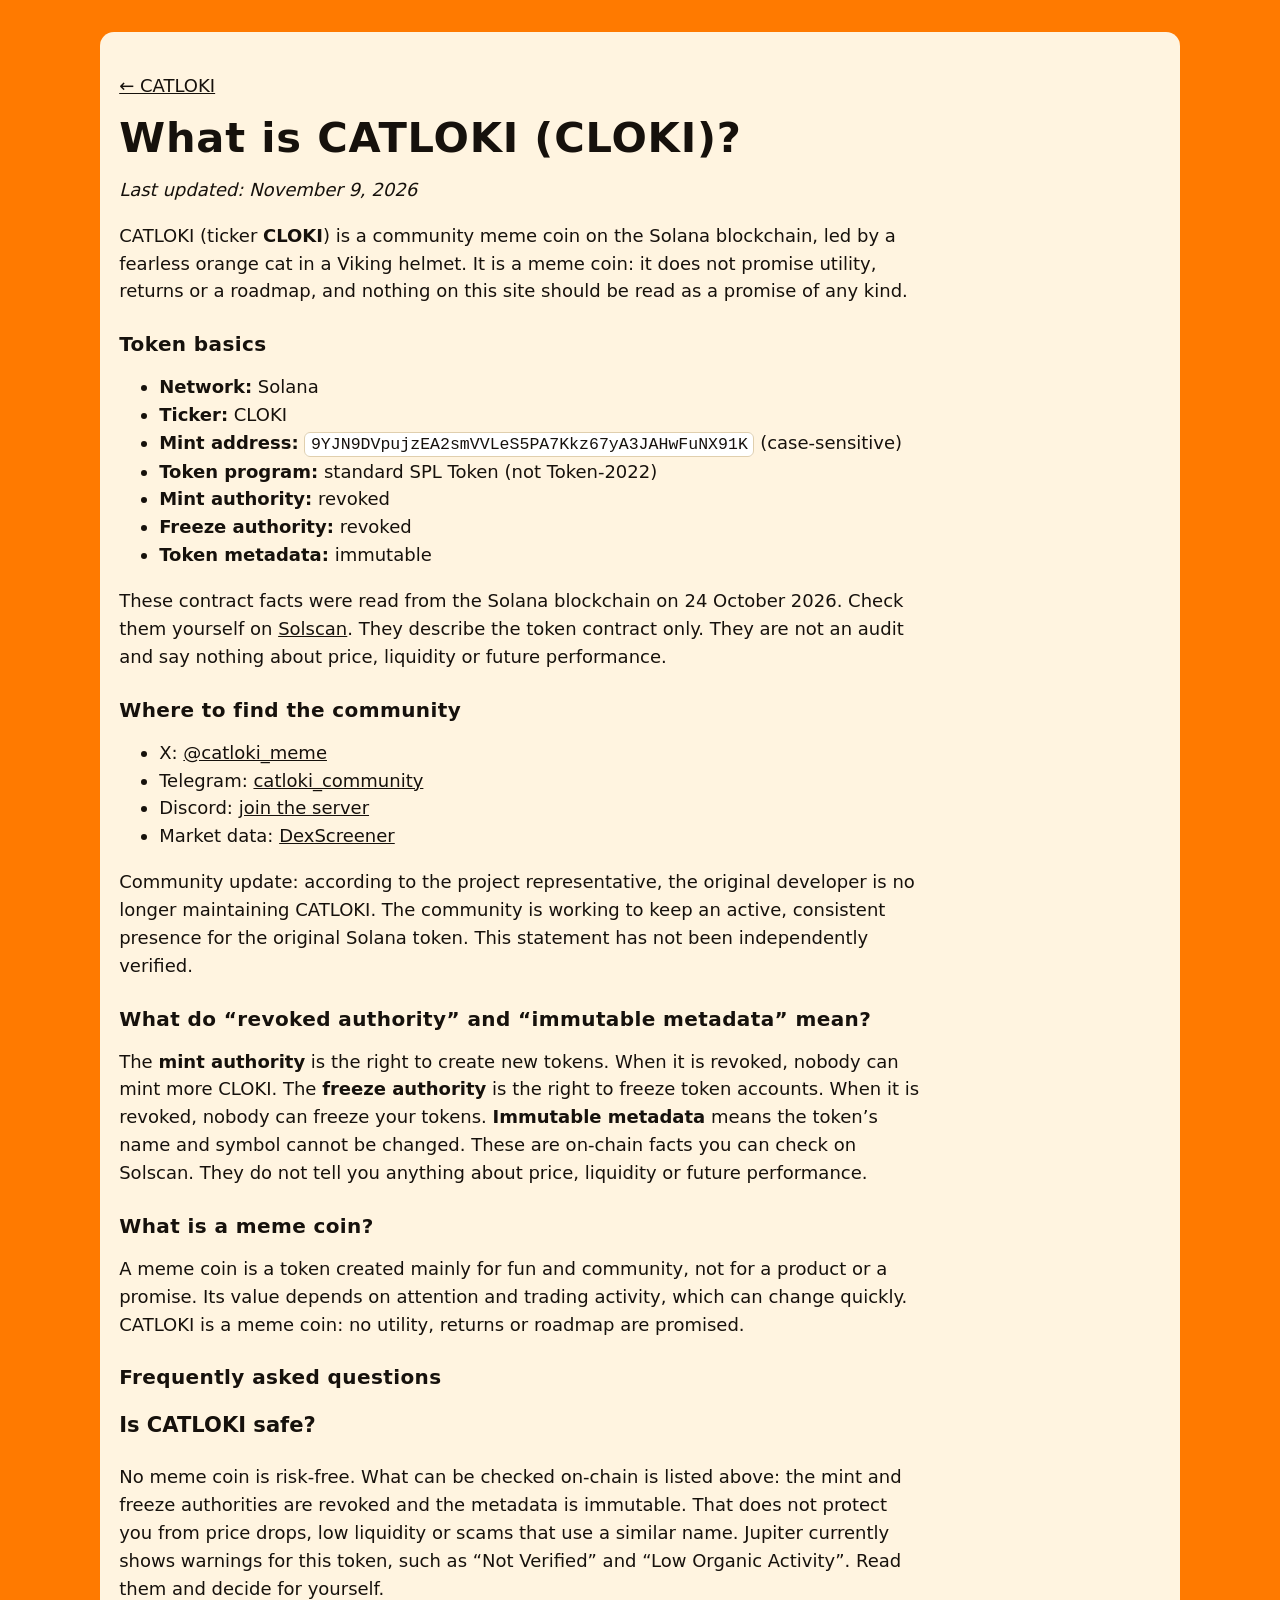
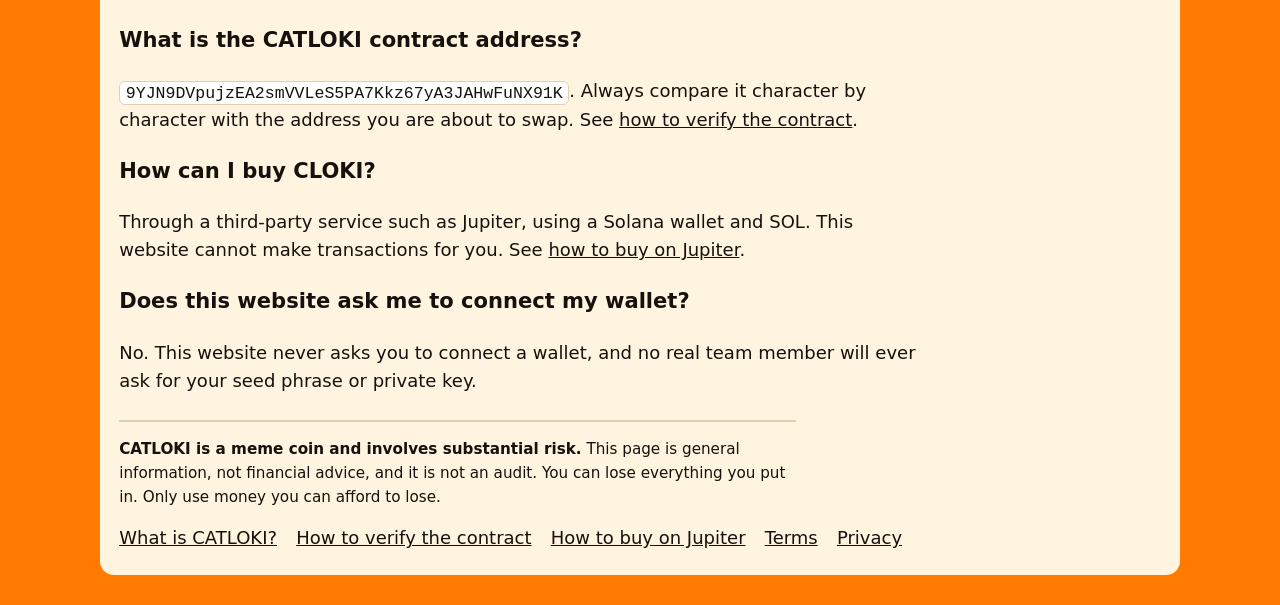
<file: what-is-catloki.html>
<!doctype html>
<html lang="en">
<head>
  <meta charset="utf-8">
  <meta name="viewport" content="width=device-width, initial-scale=1">
  <title>What is CATLOKI (CLOKI)? – Solana Meme Coin Explained</title>
  <meta name="description" content="CATLOKI (CLOKI) is a community meme coin on Solana. Mint address, on-chain facts, community links and answers to common questions. Meme coin, not financial advice.">
  <meta name="theme-color" content="#ff7a00">
  <link rel="canonical" href="https://catloki.com/what-is-catloki.html">
  <meta name="robots" content="index, follow, max-image-preview:large">
  <link rel="icon" type="image/png" href="/assets/favicon-128.png">
  <meta property="og:type" content="article">
  <meta property="og:site_name" content="CATLOKI">
  <meta property="og:title" content="What is CATLOKI (CLOKI)? – Solana Meme Coin Explained">
  <meta property="og:description" content="CATLOKI (CLOKI) is a community meme coin on Solana. Mint address, on-chain facts, community links and answers to common questions. Meme coin, not financial advice.">
  <meta property="og:url" content="https://catloki.com/what-is-catloki.html">
  <meta property="og:image" content="https://catloki.com/assets/catloki-share-1200x630.jpg">
  <meta property="og:image:width" content="1200">
  <meta property="og:image:height" content="630">
  <meta name="twitter:card" content="summary_large_image">
  <meta name="twitter:site" content="@catloki_meme">
  <meta name="twitter:title" content="What is CATLOKI (CLOKI)? – Solana Meme Coin Explained">
  <meta name="twitter:description" content="CATLOKI (CLOKI) is a community meme coin on Solana. Mint address, on-chain facts, community links and answers to common questions. Meme coin, not financial advice.">
  <meta name="twitter:image" content="https://catloki.com/assets/catloki-share-1200x630.jpg">
  <script type="application/ld+json">
{
  "@context": "https://schema.org",
  "@type": "WebPage",
  "@id": "https://catloki.com/what-is-catloki.html#webpage",
  "url": "https://catloki.com/what-is-catloki.html",
  "name": "What is CATLOKI (CLOKI)? \u2013 Solana Meme Coin Explained",
  "description": "CATLOKI (CLOKI) is a community meme coin on Solana. Mint address, on-chain facts, community links and answers to common questions. Meme coin, not financial advice.",
  "inLanguage": "en",
  "isPartOf": {
    "@id": "https://catloki.com/#website"
  },
  "dateModified": "2026-11-09"
}
  </script>
  <link rel="stylesheet" href="/css/style.css">
  <style>
    .legal{background:var(--cream,#fff6e8);color:var(--charcoal,#222);border-radius:14px;padding:1.4rem 1.2rem;margin:2rem 0}
    .legal h1{font-size:clamp(1.8rem,5vw,2.6rem);margin:0 0 .4rem}
    .legal h2{font-size:1.25rem;margin:1.8rem 0 .4rem}
    .legal p,.legal li{max-width:70ch}
    .legal a{color:inherit;text-decoration:underline}
    .legal code{word-break:break-all;background:#fff;border:1px solid #e0cfae;border-radius:6px;padding:.1rem .35rem;font-size:.92em}
    .legal .btn{text-decoration:none;color:var(--cream,#fff4e0)}
    .legal .guides{display:flex;flex-wrap:wrap;gap:.6rem 1.2rem;padding:0;list-style:none;margin:.4rem 0 0}
    .legal .risk{margin-top:1.6rem;padding-top:1rem;border-top:2px solid #e0cfae;font-size:.95rem}
  </style>
</head>
<body>
  <main class="wrap">
    <article class="legal">
      <p><a href="/">&larr; CATLOKI</a></p>
      <h1>What is CATLOKI (CLOKI)?</h1>
      <p><em>Last updated: November 9, 2026</em></p>
      <p>CATLOKI (ticker <strong>CLOKI</strong>) is a community meme coin on the Solana blockchain, led by a fearless orange cat in a Viking helmet. It is a meme coin: it does not promise utility, returns or a roadmap, and nothing on this site should be read as a promise of any kind.</p>

      <h2>Token basics</h2>
      <ul>
        <li><strong>Network:</strong> Solana</li>
        <li><strong>Ticker:</strong> CLOKI</li>
        <li><strong>Mint address:</strong> <code>9YJN9DVpujzEA2smVVLeS5PA7Kkz67yA3JAHwFuNX91K</code> (case-sensitive)</li>
        <li><strong>Token program:</strong> standard SPL Token (not Token-2022)</li>
        <li><strong>Mint authority:</strong> revoked</li>
        <li><strong>Freeze authority:</strong> revoked</li>
        <li><strong>Token metadata:</strong> immutable</li>
      </ul>
      <p>These contract facts were read from the Solana blockchain on 24 October 2026. Check them yourself on <a href="https://solscan.io/token/9YJN9DVpujzEA2smVVLeS5PA7Kkz67yA3JAHwFuNX91K" target="_blank" rel="noopener noreferrer">Solscan</a>. They describe the token contract only. They are not an audit and say nothing about price, liquidity or future performance.</p>

      <h2>Where to find the community</h2>
      <ul>
        <li>X: <a href="https://x.com/catloki_meme" target="_blank" rel="noopener noreferrer">@catloki_meme</a></li>
        <li>Telegram: <a href="https://t.me/catloki_community" target="_blank" rel="noopener noreferrer">catloki_community</a></li>
        <li>Discord: <a href="https://discord.gg/zsGhhvhjka" target="_blank" rel="noopener noreferrer">join the server</a></li>
        <li>Market data: <a href="https://dexscreener.com/solana/DnWUJKTfa6FLyyU9wyEUUSgaQe94zfMzuGxfryHNkA8P" target="_blank" rel="noopener noreferrer">DexScreener</a></li>
      </ul>
      <p>Community update: according to the project representative, the original developer is no longer maintaining CATLOKI. The community is working to keep an active, consistent presence for the original Solana token. This statement has not been independently verified.</p>

      <h2>What do &ldquo;revoked authority&rdquo; and &ldquo;immutable metadata&rdquo; mean?</h2>
      <p>The <strong>mint authority</strong> is the right to create new tokens. When it is revoked, nobody can mint more CLOKI. The <strong>freeze authority</strong> is the right to freeze token accounts. When it is revoked, nobody can freeze your tokens. <strong>Immutable metadata</strong> means the token&rsquo;s name and symbol cannot be changed. These are on-chain facts you can check on Solscan. They do not tell you anything about price, liquidity or future performance.</p>
      <h2>What is a meme coin?</h2>
      <p>A meme coin is a token created mainly for fun and community, not for a product or a promise. Its value depends on attention and trading activity, which can change quickly. CATLOKI is a meme coin: no utility, returns or roadmap are promised.</p>
      <h2>Frequently asked questions</h2>
      <h3>Is CATLOKI safe?</h3>
      <p>No meme coin is risk-free. What can be checked on-chain is listed above: the mint and freeze authorities are revoked and the metadata is immutable. That does not protect you from price drops, low liquidity or scams that use a similar name. Jupiter currently shows warnings for this token, such as &ldquo;Not Verified&rdquo; and &ldquo;Low Organic Activity&rdquo;. Read them and decide for yourself.</p>
      <h3>What is the CATLOKI contract address?</h3>
      <p><code>9YJN9DVpujzEA2smVVLeS5PA7Kkz67yA3JAHwFuNX91K</code>. Always compare it character by character with the address you are about to swap. See <a href="/how-to-verify.html">how to verify the contract</a>.</p>
      <h3>How can I buy CLOKI?</h3>
      <p>Through a third-party service such as Jupiter, using a Solana wallet and SOL. This website cannot make transactions for you. See <a href="/how-to-buy.html">how to buy on Jupiter</a>.</p>
      <h3>Does this website ask me to connect my wallet?</h3>
      <p>No. This website never asks you to connect a wallet, and no real team member will ever ask for your seed phrase or private key.</p>
      <p class="risk"><strong>CATLOKI is a meme coin and involves substantial risk.</strong> This page is general information, not financial advice, and it is not an audit. You can lose everything you put in. Only use money you can afford to lose.</p>
      <ul class="guides" aria-label="CATLOKI guides">
        <li><a href="/what-is-catloki.html">What is CATLOKI?</a></li>
        <li><a href="/how-to-verify.html">How to verify the contract</a></li>
        <li><a href="/how-to-buy.html">How to buy on Jupiter</a></li>
        <li><a href="/terms.html">Terms</a></li>
        <li><a href="/privacy.html">Privacy</a></li>
      </ul>
    </article>
  </main>
</body>
</html>
</file>
<file: css/style.css>
:root{--orange:#ff7a00;--orange-d:#e85d00;--charcoal:#16110c;--black:#0b0805;--gold:#ffc83d;--cream:#fff4e0;--r:14px}
*{box-sizing:border-box}
html{scroll-behavior:smooth}
body{margin:0;background:var(--orange);color:var(--charcoal);font:18px/1.55 system-ui,-apple-system,"Segoe UI",Roboto,Helvetica,Arial,sans-serif;-webkit-text-size-adjust:100%}
h1,h2,.btn,.eyebrow,.card strong{font-family:"Arial Black","Impact",system-ui,sans-serif;letter-spacing:.02em}
.wrap{width:min(1080px,100% - 2rem);margin-inline:auto}
.skip{position:absolute;left:-999px;top:0;background:var(--black);color:#fff;padding:.6rem 1rem;z-index:10}
.skip:focus{left:.5rem;top:.5rem}
a:focus-visible,button:focus-visible{outline:3px solid var(--black);outline-offset:3px}
.dark a:focus-visible,.footer a:focus-visible,.dark button:focus-visible{outline-color:var(--gold)}

.hero{padding:2.5rem 0 3rem;background:radial-gradient(1200px 500px at 70% -10%,#ffa43d 0,transparent 60%),var(--orange)}
.hero-grid{display:grid;gap:2rem;align-items:center}
.eyebrow{margin:0 0 .5rem;font-size:.95rem;text-transform:uppercase}
h1{margin:0 0 1rem;line-height:.95}
h1 .word{display:block;font-size:clamp(3rem,13vw,6.5rem);color:var(--black);text-shadow:4px 4px 0 var(--gold)}
h1 .tag{display:block;margin-top:.6rem;font-size:clamp(1.15rem,4.6vw,2rem);color:var(--charcoal)}
.lead{font-size:1.2rem;max-width:34ch;margin:0 0 1.5rem}
.cta-row{display:flex;flex-wrap:wrap;gap:.75rem;margin:0}
.hero-art{margin:0;justify-self:center;width:min(100%,480px)}
.hero-art figcaption{margin-top:.6rem;font-size:.85rem;text-align:center;color:var(--charcoal)}
.hero-art img{display:block;width:100%;height:auto;aspect-ratio:1/1;border:4px solid var(--black);border-radius:var(--r);box-shadow:8px 8px 0 var(--black);background:var(--black)}
@media (prefers-reduced-motion:no-preference){.hero-art{animation:float 6s ease-in-out infinite}@keyframes float{50%{transform:translateY(-8px)}}}
@media (min-width:860px){.hero-grid{grid-template-columns:1fr 1fr}}

.btn{display:inline-block;padding:.9rem 1.4rem;border:3px solid var(--black);border-radius:999px;text-decoration:none;font-size:1rem;cursor:pointer;line-height:1.1;text-align:center;transition:transform .12s}
.btn:hover{transform:translateY(-2px)}
.btn-primary{background:var(--black);color:var(--cream)}
.btn-secondary{background:var(--cream);color:var(--black)}
.btn-gold{background:var(--gold);color:var(--black)}
.btn-wide{padding:1.1rem 1.8rem;font-size:1.1rem}

.panel{padding:3rem 0}
.dark{background:var(--charcoal);color:var(--cream)}
.light{background:var(--cream);color:var(--charcoal)}
h2{margin:0 0 1rem;font-size:clamp(1.7rem,5vw,2.6rem);line-height:1.05}
.dark h2{color:var(--gold)}
.contract-box{display:flex;flex-direction:column;gap:1rem;background:var(--black);border:3px solid var(--gold);border-radius:var(--r);padding:1.1rem}
.mint,.footer code{font:600 1rem/1.4 ui-monospace,SFMono-Regular,Menlo,Consolas,monospace;word-break:break-all;color:var(--gold)}
.mint{font-size:clamp(.95rem,3.6vw,1.35rem)}
@media (min-width:760px){.contract-box{flex-direction:row;align-items:center;justify-content:space-between}}
.status{min-height:1.6em;font-weight:700;color:var(--gold);margin:.6rem 0}
.status.err{color:#ff9a8a}
.link{color:var(--gold);font-weight:700}
.steps{padding-left:1.3rem;max-width:62ch}
.steps li{margin-bottom:.7rem}
.inline{background:var(--charcoal);color:var(--gold);padding:.1rem .4rem;border-radius:6px;font-family:ui-monospace,Menlo,Consolas,monospace}
.note{max-width:62ch;font-size:.95rem;color:#4a3a2a}
.note-dark{max-width:62ch;font-size:.95rem;color:#e6d6bd}
.facts{list-style:none;padding:0;display:grid;gap:.8rem;max-width:68ch}
.facts li{border-left:6px solid var(--orange);padding:.5rem 0 .5rem 1rem;background:#241a11;border-radius:0 var(--r) var(--r) 0}
.cards{list-style:none;padding:0;margin:0 0 1rem;display:grid;gap:1rem}
@media (min-width:700px){.cards{grid-template-columns:repeat(3,1fr)}}
.card{display:flex;flex-direction:column;gap:.2rem;padding:1.2rem;border:3px solid var(--black);border-radius:var(--r);background:var(--orange);color:var(--black);text-decoration:none;box-shadow:5px 5px 0 var(--black);height:100%}
a.card:hover{transform:translate(-2px,-2px)}
.card strong{font-size:1.3rem}
.card-off{background:#e8dcc6;border-style:dashed;box-shadow:none;color:#5b4b38}
.footer{background:var(--black);color:var(--cream);padding:2.2rem 0 2.6rem;font-size:.95rem}
.footer a{color:var(--gold);margin-right:1.2rem;font-weight:700}
.footer-mint span{font-weight:700}
.risk{max-width:64ch}
.copy{opacity:.8}


.social-top{display:flex;gap:.7rem;margin:0 0 1.2rem}
.social-ico{display:inline-flex;align-items:center;justify-content:center;width:48px;height:48px;border:3px solid var(--black);border-radius:50%;background:var(--cream);color:var(--black);box-shadow:3px 3px 0 var(--black);transition:transform .12s,background .12s}
.social-ico svg{width:24px;height:24px;display:block}
.social-ico-img img{width:32px;height:32px;border-radius:50%;display:block}
.social-ico:hover{background:var(--gold);transform:translate(-2px,-2px)}
</file>
